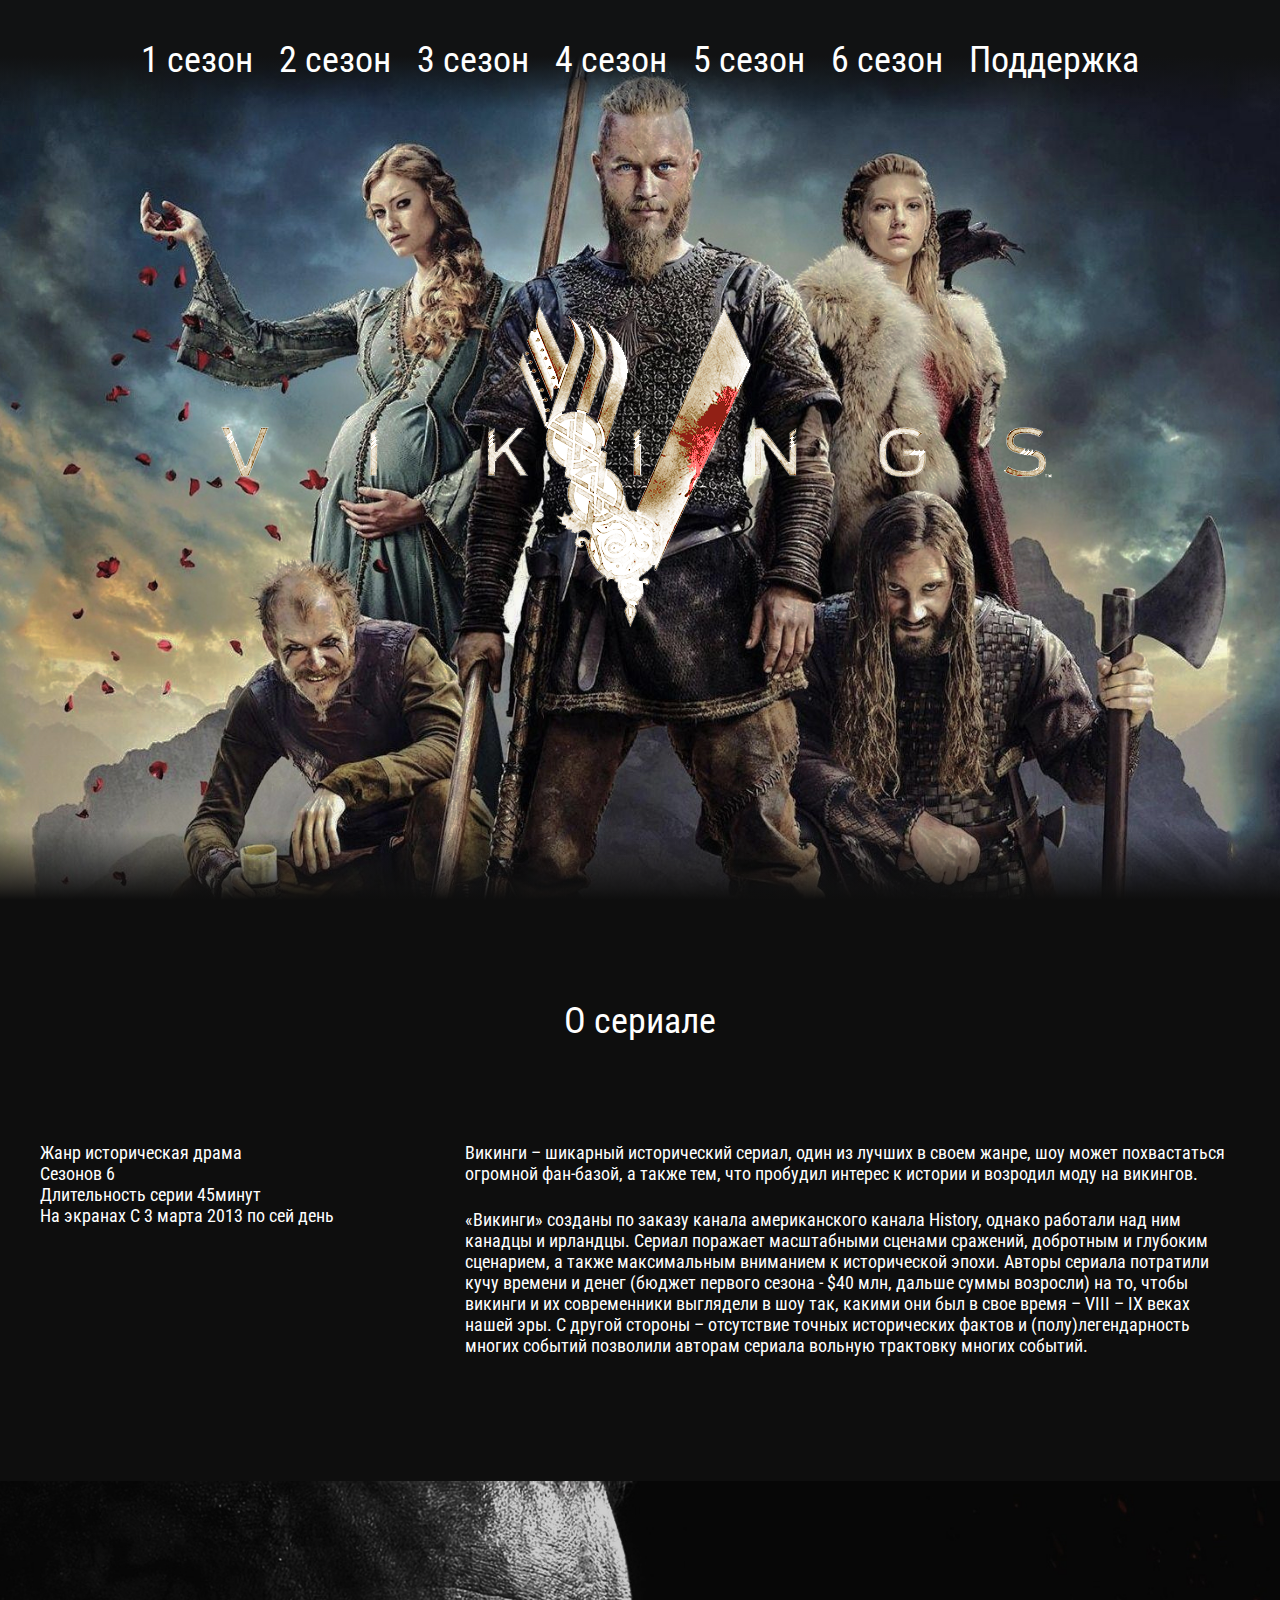
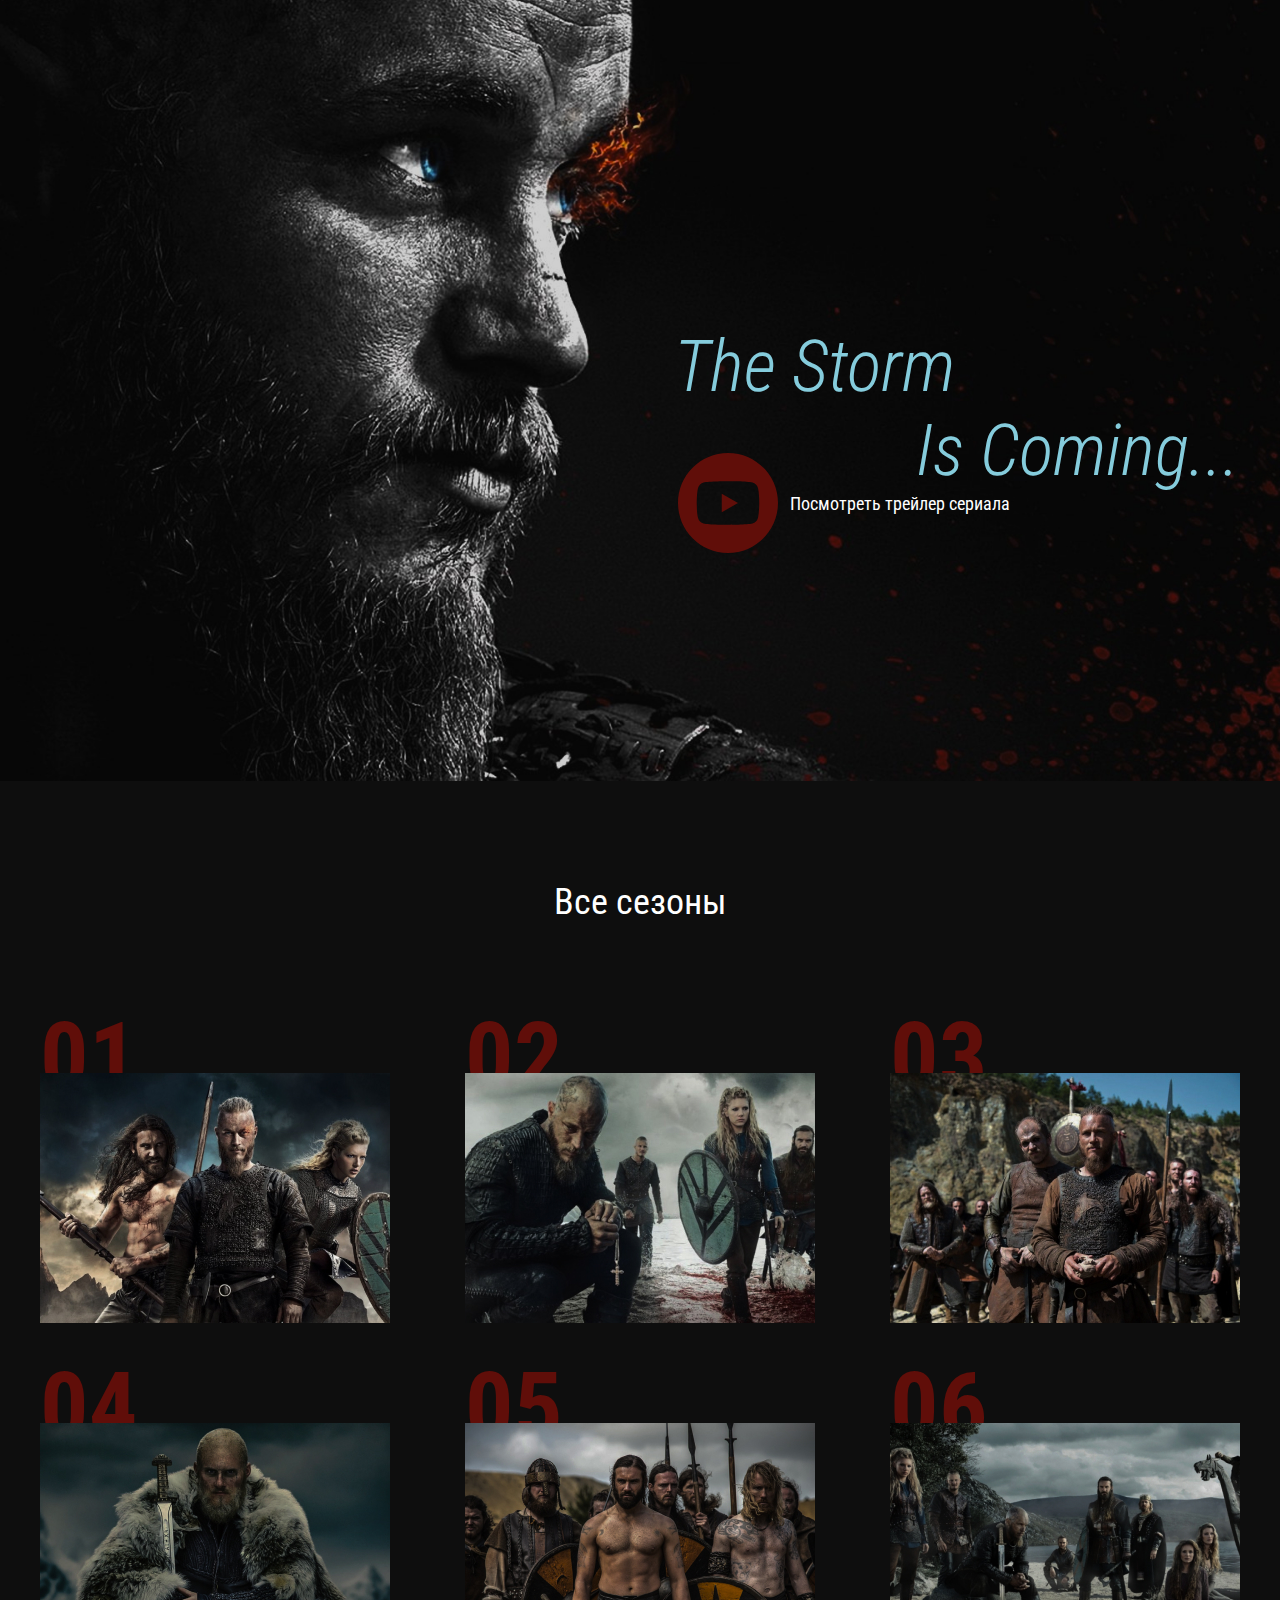
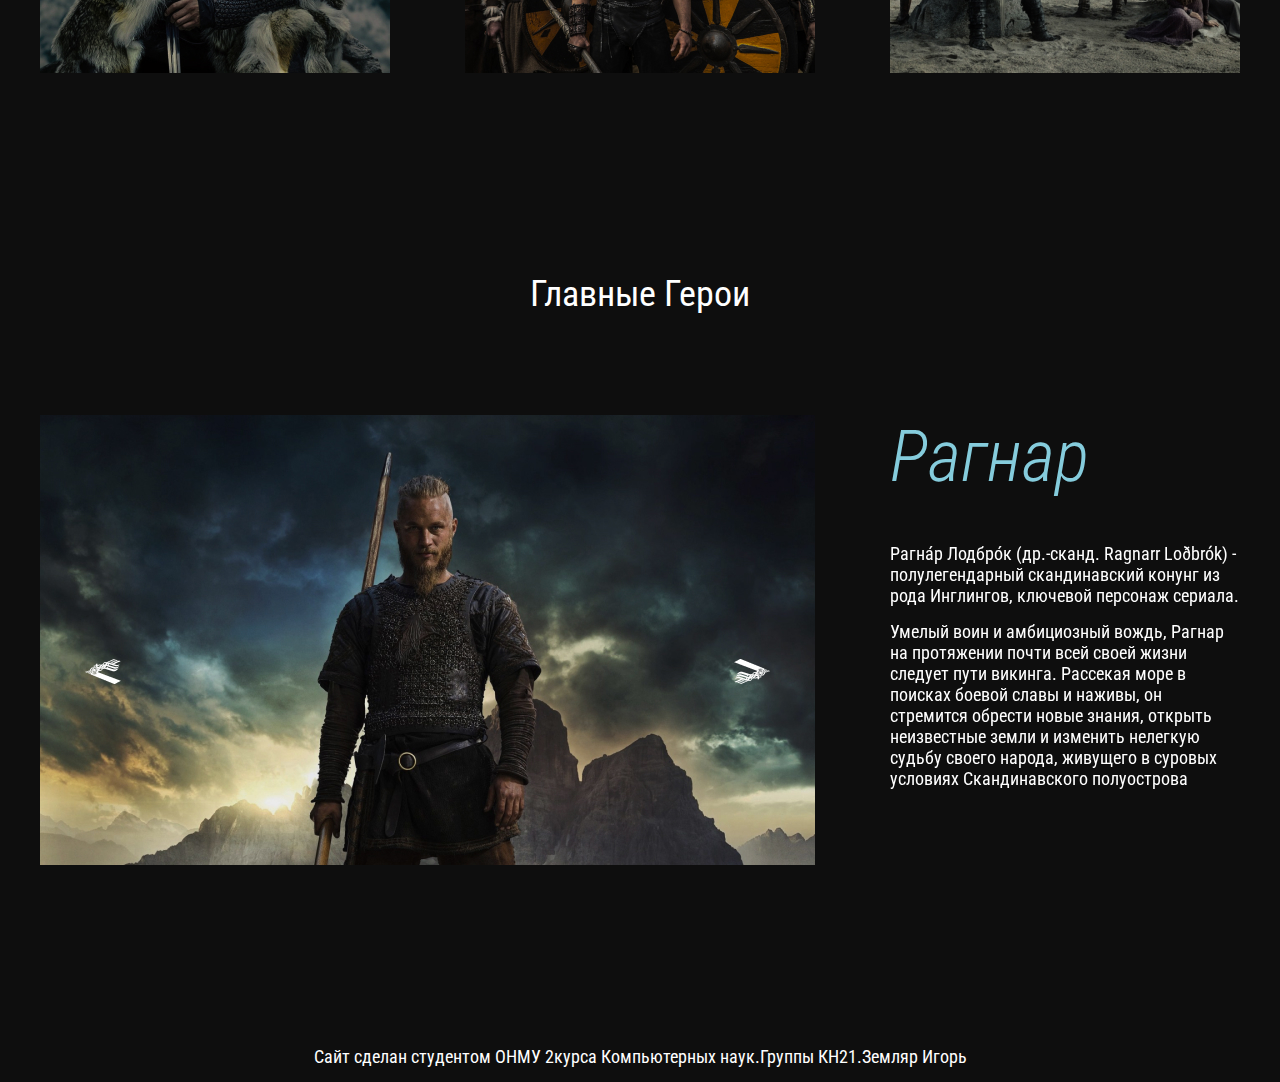
<file: index.html>
<!DOCTYPE html>
<html lang="ru">
<head>
  <meta charset="UTF-8">
  <meta name="viewport" content="width=device-width, initial-scale=1.0">
  <meta http-equiv="X-UA-Compatible" content="ie=edge">
  <title>Document</title>
  <link href="https://fonts.googleapis.com/css2?family=Roboto+Condensed:ital,wght@0,400;0,700;1,300&display=swap" rel="stylesheet"> 
  <link rel="stylesheet" href="css/reset.css">
  <link rel="stylesheet" href="css/slick.css">
  <link rel="stylesheet" href="css/jquery.fancybox.css">
  <link rel="stylesheet" href="css/style2.css">
</head>
<body>
  <header class="header">
<nav class="menu">
<ul class="menu__list">
  
  <li class="menu__list-item">
    <a class="menu__list-link" href="sezon-1.html">1 сезон</a>
    </li>

    <li class="menu__list-item">
      <a class="menu__list-link" href="sezon-2.html">2 сезон</a>
  </li>
  
  <li class="menu__list-item">
    <a class="menu__list-link" href="sezon-3.html">3 сезон</a>
</li>

<li class="menu__list-item">
  <a class="menu__list-link" href="sezon-4.html">4 сезон</a>
</li>

<li class="menu__list-item">
  <a class="menu__list-link" href="sezon-5.html">5 сезон</a>
</li>

<li class="menu__list-item">
  <a class="menu__list-link" href="sezon-6.html">6 сезон</a>
</li>

<li class="menu__list-item">
  <a class="menu__list-link" href="podderzhka.html">Поддержка</a>
</li>

</ul>
  </nav>

  <div class="logo">
    <img src="images/1.png" class="logo__img" alt="Логотип">
  </div>
</header>
<section class="about section-page">
<section class="about">

<div class="container">
<h3 class="title">
  О сериале
</h3>
<div class="about__inner">

  <ul class="about__info">
    <li class=""about__info-item>
      Жанр
      <span> историческая драма</span>
      </li>
      <li class=""about__info-item>
        Сезонов 
       <span> 6</span>
      </li>
      <li class=""about__info-item>
Длительность серии
<span>45минут</span>
      </li>
      <li class=""about__info-item>
        На экранах
        <span>С 3 марта 2013 по сей день</span>
      </li>
  </ul>
  <div class="about__text">
    <p>
      Викинги – шикарный исторический сериал, один из лучших в своем жанре, шоу может похвастаться огромной фан-базой, а также тем, что пробудил интерес к истории и возродил моду на викингов.</p>

<p>«Викинги» созданы по заказу канала американского канала History, однако работали над ним канадцы и ирландцы. Сериал поражает масштабными сценами сражений, добротным и глубоким сценарием, а также максимальным вниманием к исторической эпохи. Авторы сериала потратили кучу времени и денег (бюджет первого сезона - $40 млн, дальше суммы возросли) на то, чтобы викинги и их современники выглядели в шоу так, какими они был в свое время – VIII – IX веках нашей эры. С другой стороны – отсутствие точных исторических фактов и (полу)легендарность многих событий позволили авторам сериала вольную трактовку многих событий.
    </p>
  </div>
</div>

</div>

</section></section>

<section class="video">

  <div class="container">
<h3 class="video__text"><span>
  The Storm </span>
  Is Coming...</h3>

  <a class="video__btn" data-fancybox href="https://www.youtube.com/watch?v=CJ3YdvAo5Jk">Посмотреть трейлер сериала</a>

</div>

</section>
<section class="seasons section-page">
<div class="container">
<h3 class="title"> 
Все сезоны
</h3>
<ol class="seasons__inner">
  <li class="seasons__item" style="background-image: url('images/777.jpg');">
<a href="sezon-1.html" class="seasons__link">Смотреть</a>
  </li> 
  
  <li class="seasons__item"  style="background-image: url('images/222.jpg');">
    <a href="sezon-2.html" class="seasons__link">Смотреть</a>
      </li>

      <li class="seasons__item" style="background-image: url('images/333.jpg');">
        <a href="sezon-3.html" class="seasons__link">Смотреть</a>
          </li>

          <li class="seasons__item" style="background-image: url('images/444.jpg');">
            <a href="sezon-4.html" class="seasons__link">Смотреть</a>
              </li>

              <li class="seasons__item" style="background-image: url('images/555.jpg');">
                <a href="sezon-5.html" class="seasons__link">Смотреть</a>
                  </li>

                  <li class="seasons__item" style="background-image: url('images/666.jpg');">
                    <a href="sezon-6.html" class="seasons__link">Смотреть</a>
                      </li>

</ol>
</div>
</section>

<section class="heroes section-page">
  <div class="container">
    <h3 class="title">
      Главные Герои
    </h3>
    <div class="heroes__inner">
      <div class="heroes__slider-img">
<img class="heroes__images"src="images/hero-1.jpg" alt="">
<img class="heroes__images"src="images/floki.jpg" alt="">
<img class="heroes__images"src="images/ivar2.jpg" alt="">
<img class="heroes__images"src="images/rorvi3.jpg" alt="">
<img class="heroes__images"src="images/rollo2.jpg" alt="">
<img class="heroes__images"src="images/lagertha.jpg" alt="">
<img class="heroes__images"src="images/bjorn.jpg" alt="">
      </div>
      
      <div class="heroes__slider-text">
          <div class="heroes__text">
               <h4 class="heroes__name">Рагнар</h4>
               <p>Рагна́р Лодбро́к (др.-сканд. Ragnarr Loðbrók) - полулегендарный скандинавский конунг из рода Инглингов, ключевой персонаж сериала.
              </p>
              <p>Умелый воин и амбициозный вождь, Рагнар на протяжении почти всей своей жизни следует пути викинга. Рассекая море в поисках боевой славы и наживы, он стремится обрести новые знания, открыть неизвестные земли и изменить нелегкую судьбу своего народа, живущего в суровых условиях Скандинавского полуострова</p>
</div>


  <div class="heroes__text">
       <h4 class="heroes__name">Флоки</h4>
       <p>Флóки (др.-сканд. Flóki) - скандинавский кораблестроитель, активно участвующий в грабительских набегах викингов на страны Европы.
          Близкий друг и соратник Рагнара Лодброка. Эксцентричный и чудаковатый, он живет в уединенном доме в лесу, работая в своей мастерской на берегу моря.</p>
      <p>Возлюбленный и муж Хельги. В их браке рождается дочь Ангрбода, но она умирает от лихорадки еще маленькой. 
        Спустя много лет по настоянию Хельги Флоки вынужден удочерить мавританскую девочку Танарус, отношения с которой завершаются семейной трагедией.</p>
</div>


  <div class="heroes__text">
       <h4 class="heroes__name">Ивар</h4>
       <p>И́вар Беско́стный (др.-сканд. Ívarr hinn Beinlausi) - полулегендарный вождь датских викингов, известный неистовством в бою.
      </p>
      <p>Самый агрессивный и неуравновешенный среди своих братьев - Уббе, Хвитсерка и Сигурда Змееглазого. </p>
</div>

<div class="heroes__text">
  <h4 class="heroes__name">Торви</h4>
  <p>Тóрви (др.-сканд. Þórví) - девушка родом из Гёталанда, вторая жена местного правителя - ярла Борга. 
    После смерти мужа вступает в неудачный брак с Эрлендуром, старшим сыном датского конунга Хорика.
 </p>
 <p> При нем сближается с Бьёрном Железнобоким, а после гибели Эрлендура выходит за него замуж. 
   Годы спустя отношения с Бьёрном распадаются, и Торви становится супругой Уббе.  </p>
</div>

<div class="heroes__text">
  <h4 class="heroes__name">Ролло</h4>
  <p>Ро́лло (или Хрольф, др.-сканд. Hrólfr, лат. Rollo, исторический прототип также известен под именами Ролло́н, Рольф и Роберт I) 
    - известный вождь викингов, первый герцог Нормандский, основатель Нормандской династии
 </p>
 <p>В сериале - старший брат Рагнара Лодброка. Знаменитый своей силой, бесстрашием и диким, 
   импульсивным нравом, он активно участвует в разорительных набегах викингов на страны Европы.    </p>
</div>


<div class="heroes__text">
  <h4 class="heroes__name">Лагерта</h4>
  <p>Лаге́рта (или Хладге́рда, др.-сканд. Hlaðgerðr, лат. Ladgerda, Ladgertha или Lagertha; в сериале также носит псевдоним Ингстад) 
    - известная скандинавская воительница, упомянутая в хрониках Саксона Грамматика, первая жена датского морского конунга Рагнара Лодброка.
 </p>
 <p>  В сериале Лагерта активно участвует в походах викингов, колонизации ими новых земель и междоусобных распрях скандинавских вождей  </p>
</div>

<div class="heroes__text">
  <h4 class="heroes__name">Бьерн</h4>
  <p>Бьёрн Железнобо́кий (др.-сканд. Björn Járnsíða, швед. Björn Järnsida) - полулегендарный скандинавский конунг, основатель шведской королевской династии Мунсё.
 </p>
 <p>   В сериале - сын Рагнара Лодброка и Лагерты, брат Гиды, единокровный брат Уббе, Хвитсерка, Сигурда и Ивара.
Сильный и решительный человек, Бьёрн намерен стать великим воином, лидером и первооткрывателем. </p>
</div>









      </div>
  
</section>
<footer class="footer">
  <div class="container">
  <p class="copy">Сайт сделан студентом ОНМУ 2курса Компьютерных наук.Группы КН21.Земляр Игорь</p>
</div>
</footer>



  <script src="https://ajax.googleapis.com/ajax/libs/jquery/3.4.1/jquery.min.js"></script>
  <script src="js/slick.min.js"></script>
  <script src="js/jquery.fancybox.min.js"></script>
  <script src="js/main.js"></script>
</body>
</html>
</file>
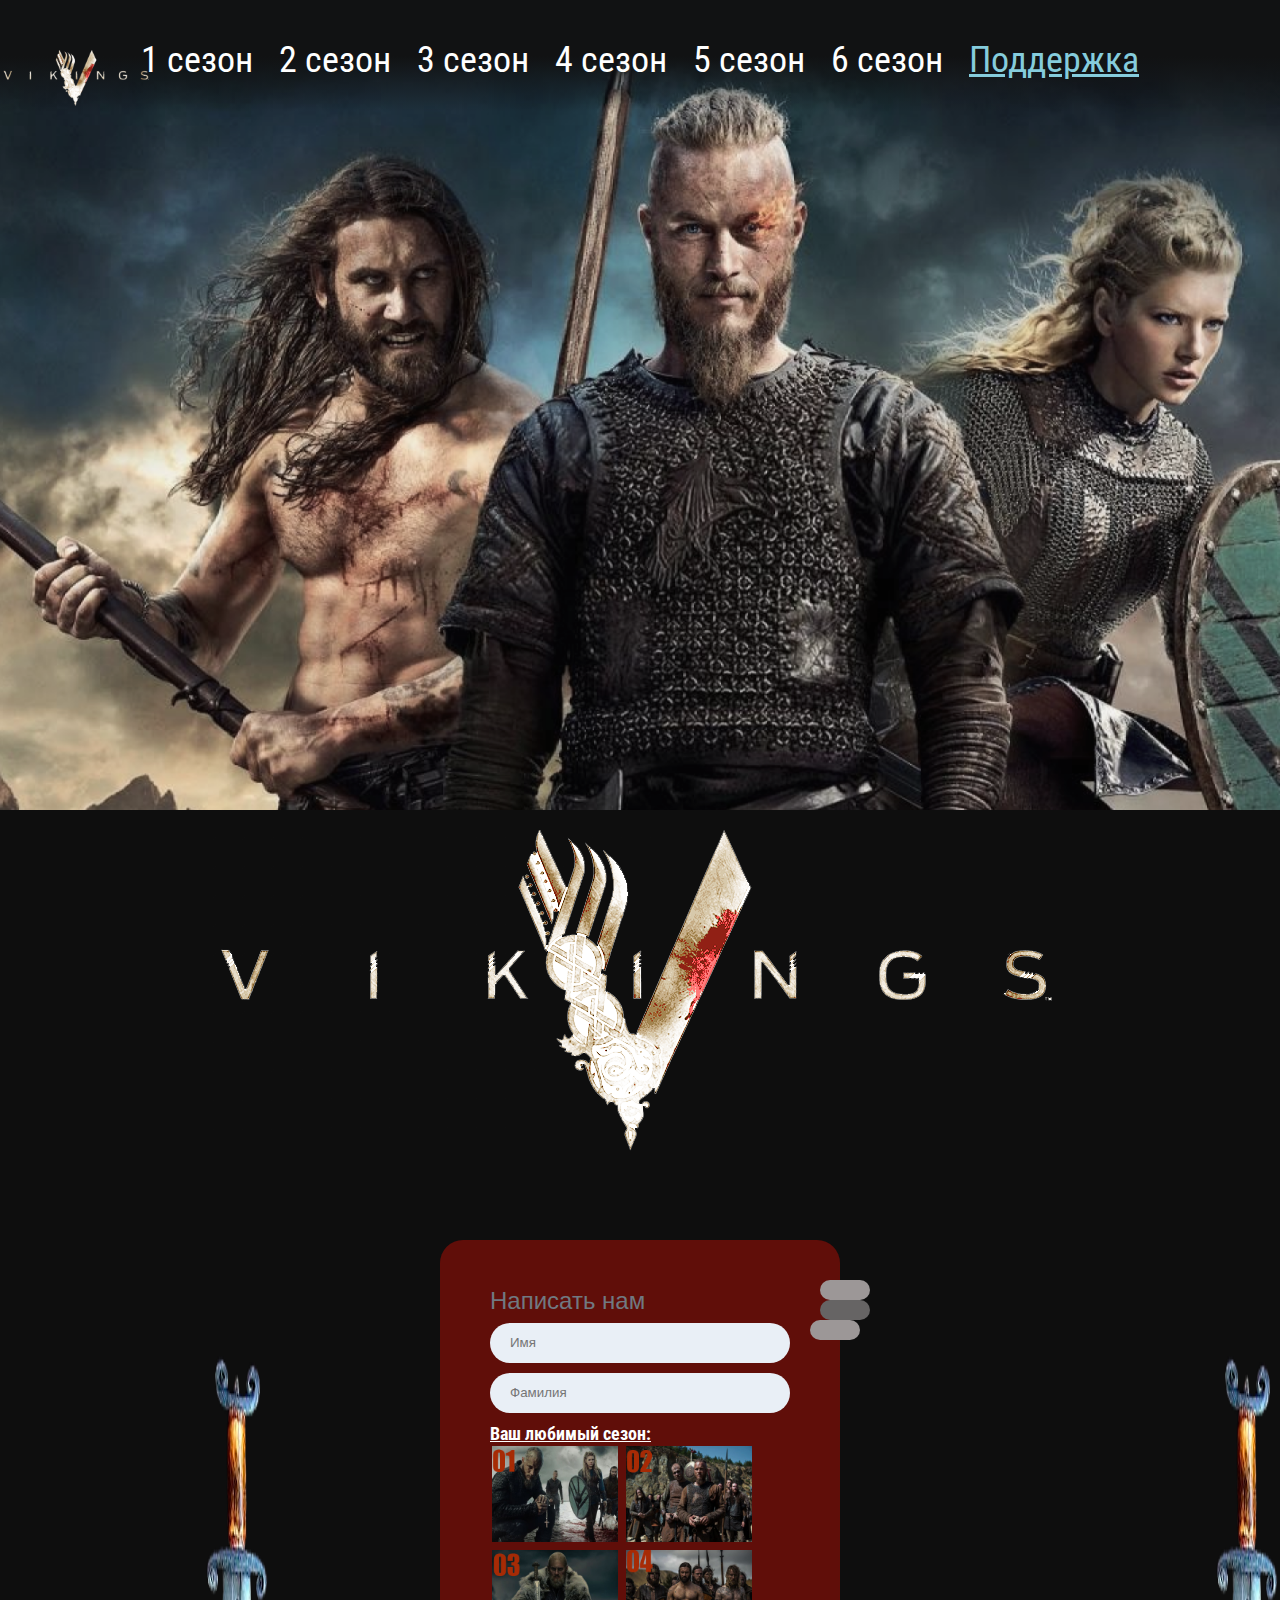
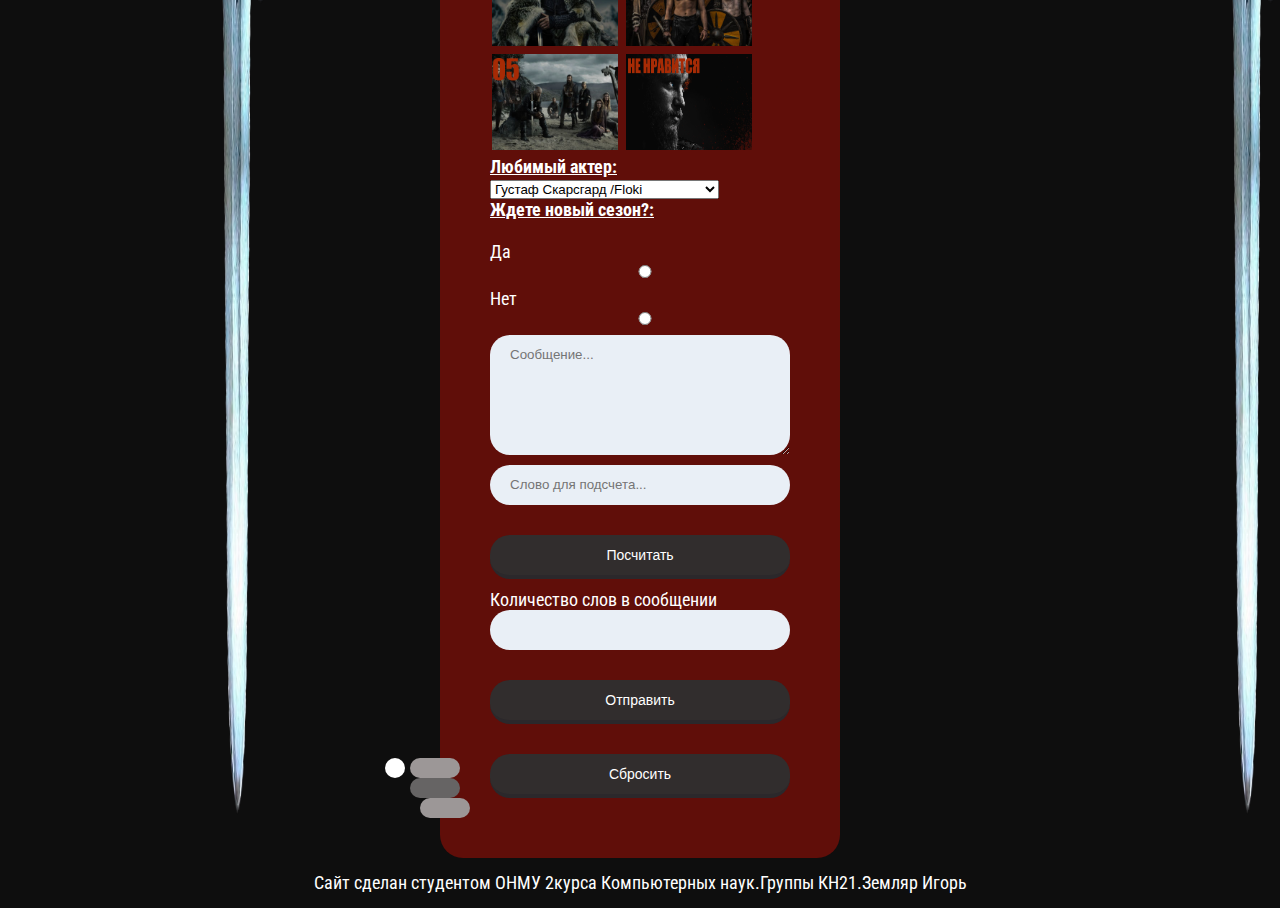
<file: podderzhka.html>
<!DOCTYPE html>
<html lang="ru">
<head>
  <meta charset="UTF-8">
  <meta name="viewport" content="width=device-width, initial-scale=1.0">
  <meta http-equiv="X-UA-Compatible" content="ie=edge">
  <title>Document</title>
  <link href="https://fonts.googleapis.com/css2?family=Roboto+Condensed:ital,wght@0,400;0,700;1,300&display=swap" rel="stylesheet"> 
  <link rel="stylesheet" href="css/reset.css">
  <link rel="stylesheet" href="css/slick.css">
  <link rel="stylesheet" href="css/jquery.fancybox.css">
  <link rel="stylesheet" href="css/style2.css">
</head>

<body>
<header class="page-header">
    <nav class="menu">
        <div class="menu__container">
            <a href="index.html" class="page-logo">
            <img src="images/logo2.svg" alt="">
        </a>
        <ul class="menu__list">
          
          <li class="menu__list-item">
            <a class="menu__list-link menu__list-link" href="sezon-1.html">1 сезон</a>
            </li>
        
            <li class="menu__list-item">
              <a class="menu__list-link" href="sezon-2.html">2 сезон</a>
          </li>
          
          <li class="menu__list-item">
            <a class="menu__list-link" href="sezon-3.html">3 сезон</a>
        </li>
        
        <li class="menu__list-item">
          <a class="menu__list-link" href="sezon-4.html">4 сезон</a>
        </li>
        
        <li class="menu__list-item">
          <a class="menu__list-link" href="sezon-5.html">5 сезон</a>
        </li>
        
        <li class="menu__list-item">
          <a class="menu__list-link" href="sezon-6.html">6 сезон</a>
        </li>

        <li class="menu__list-item">
            <a class="menu__list-link menu__list-link--active" href="podderzhka.html">Поддержка</a>
            </li>
        
        
        </ul>
        </div>

        
          </nav>
          
</header>

<section class="seasons section-page">
  
     <h3 class="title">
      <div class="logo__pod">
    <img src="images/1.png" class="logo__img" alt="Логотип">
  </div>
  

</section>
  
  
    
  
	  


 
  
  
 
    
<div class="form__container">
    <form class="decor" action="zapros.php"  method="post" name="decor">
      <div class="form-left-decoration"></div>
      <div class="form-right-decoration"></div>
      <div class="circle"></div>
      <div class="form-inner">
        <h3>Написать нам</h3>
        <input type="text" name="name" value="" placeholder="Имя" required >
        <input type="text" name="lastname" value="" placeholder="Фамилия" required >
        <p><u><b>Ваш любимый сезон:</b></u></p>

       <label class="rad"><input type="radio" name="browser" id="Var1" value="1" required ><img src="images_podderzhka/sezon1.jpg" height="100px" width="130px"></label>
         <label class="rad" > <input type="radio" name="browser" id="Var2" value="2"><img src="images_podderzhka/sezon2.jpg" height="100px" width="130px"></label>
           <label class="rad"><input type="radio" name="browser" id="Var3" value="3"><img src="images_podderzhka/sezon3.jpg" height="100px" width="130px"></label> 
           <label class="rad" > <input type="radio" name="browser" id="Var4" value="4"><img src="images_podderzhka/sezon4.jpg" height="100px" width="130px"></label> 
           <label class="rad"><input type="radio" name="browser" id="Var4" value="5"><img src="images_podderzhka/sezon5.jpg" height="100px" width="130px"></label>
           <label class="rad"><input type="radio" name="browser" id="Var5" value="6"><img src="images_podderzhka/dislike5.jpg" height="100px" width="130px"></label>
        <p><u><b>Любимый актер:</b></u></p>
        <select name="actor" size="1" >
            <option value="1" >Густаф Скарсгард /Floki</option>
            <option value="2">Кэтрин Уинник/Lagertha</option>
            <option value="3">Александр Людвиг/Bjorn Lothbrok</option>
            <option value="4">Трэвис Фиммел/Ragnar Lothbrok</option>
            <option value="5">Клайв Стэнден/Rollo</option>
            <option value="6">Джорджия Херст /Torvi</option>
            <option value="7">Алекс Хег Андерсен/Ivar</option>
            </select>
            
            <br><p><u><b>Ждете новый сезон?:</b></u></p><br>
            Да<input type="radio" name="quest" id="Yes" value="1" required>
            Нет<input type="radio" name="quest" id="No" value="2">

        <textarea placeholder="Сообщение..." rows="3" name="comment"></textarea>
        <input type="text" name="texto" id="texto" placeholder="Слово для подсчета...">
        <input type="button" id="texty" value="Посчитать" onclick="countWord()">
        <p>Количество слов в сообщении <input type="text" name="textoy" id="rez"></p>
        <input type="submit" value="Отправить">
            <input type="reset" value="Сбросить">
      </div>
    </form>
    <SCRIPT>
      
     function countWord(source,word) {
     var source=document.decor.comment.value;
      var word=document.decor.texto.value;
      var el = document.getElementById('rez');
 if(!word)
 rez.value=0;
 var res = 0, index = 0;
 while((index = source.indexOf(word)) >= 0) {
     source = source.substring(index + word.length);  
     res++;}
 rez.value=res;}
    </SCRIPT>

  </div>
    <div class="left__side">
      <img src="images_podderzhka/mech2.png" >
    </div>

    <div class="right__side">
      <img src="images_podderzhka/mech2.png" >
    </div>
	
	
   
	<footer class="footer">
  <div class="container">
  <p class="copy">Сайт сделан студентом ОНМУ 2курса Компьютерных наук.Группы КН21.Земляр Игорь</p>
</div>
</footer>
    
    












    <script src="https://ajax.googleapis.com/ajax/libs/jquery/3.4.1/jquery.min.js"></script>
  <script src="js/slick.min.js"></script>
  <script src="js/jquery.fancybox.min.js"></script>
  <script src="js/main.js"></script>
</body>

</html>
</file>
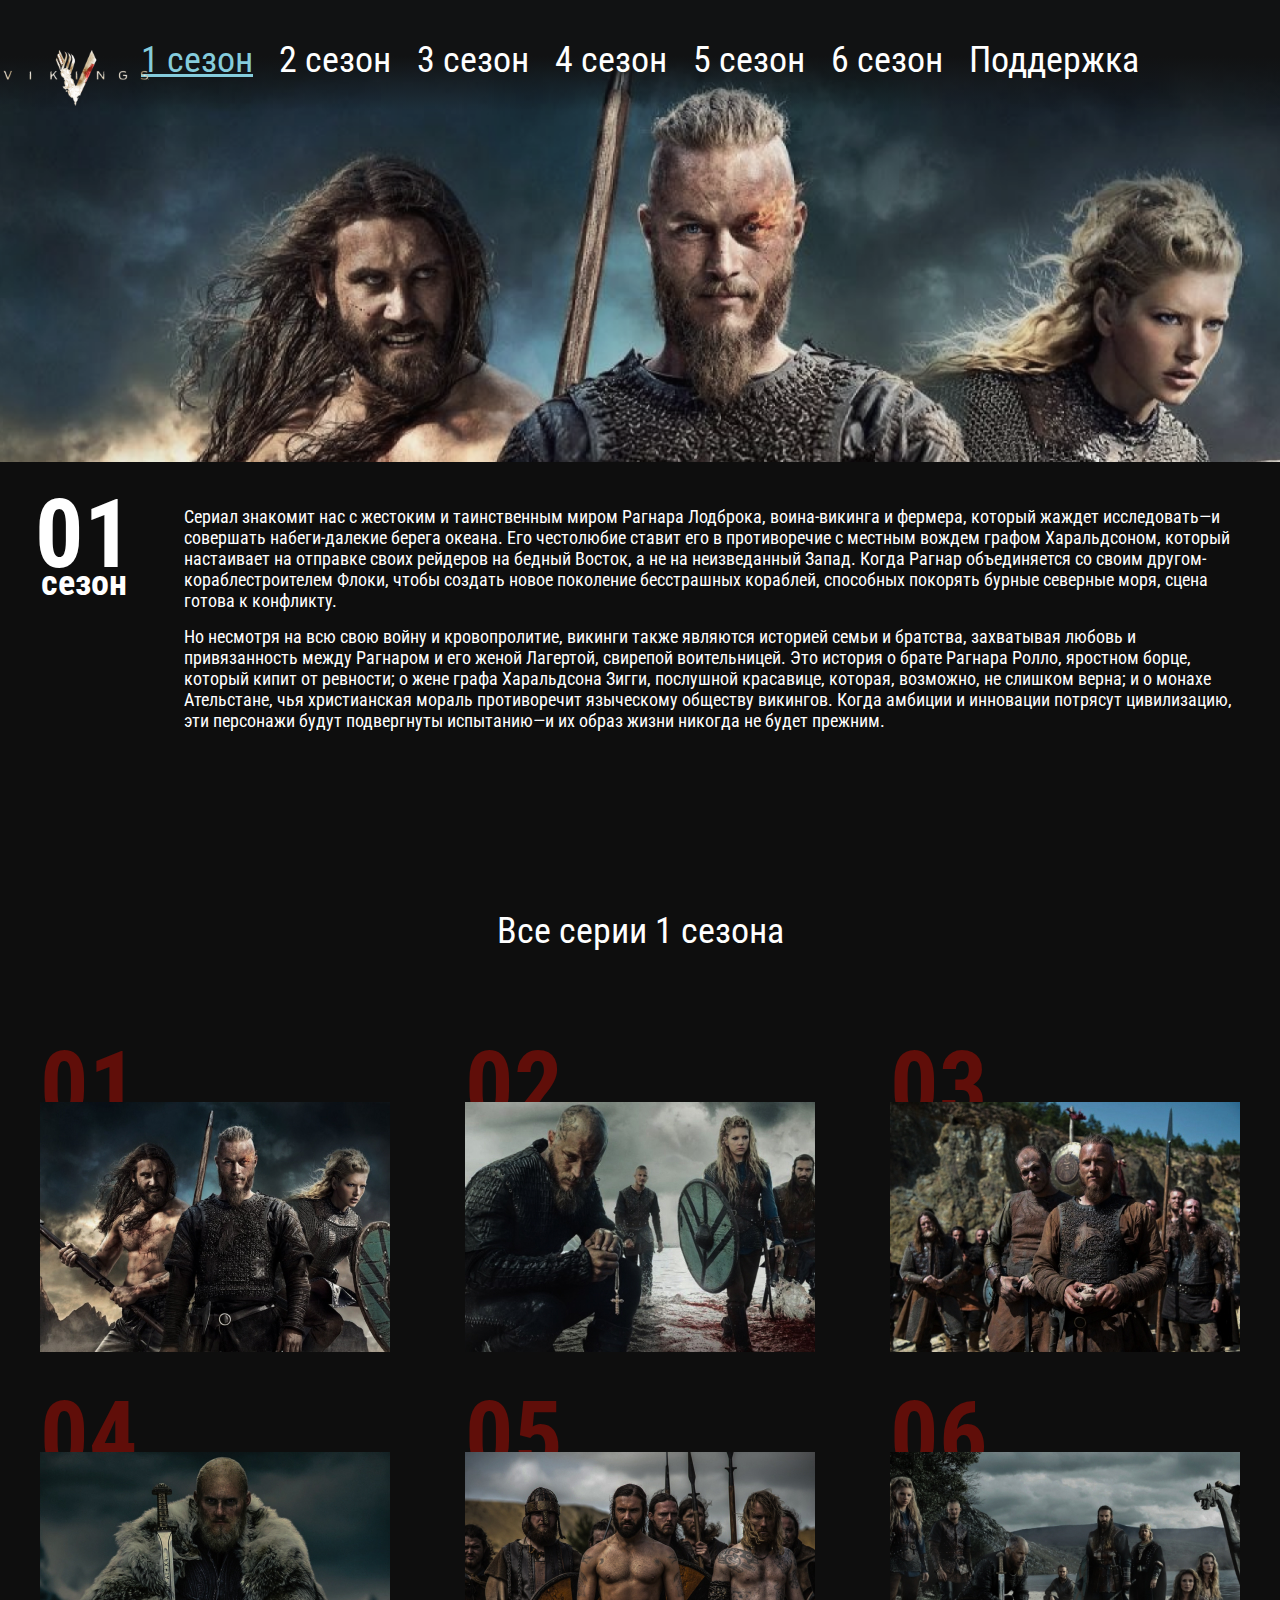
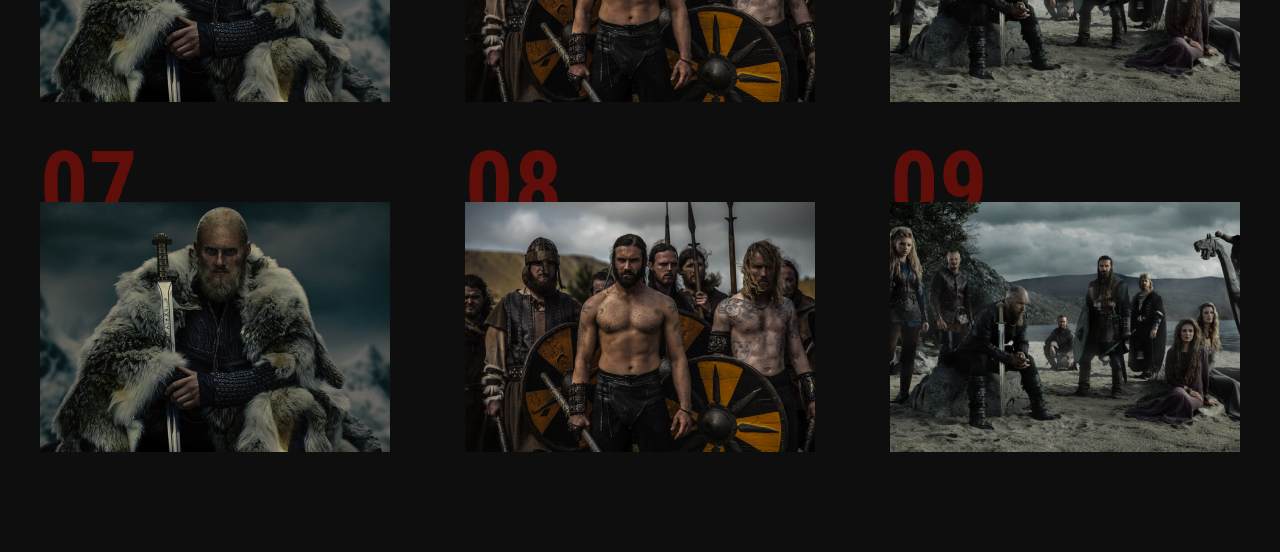
<file: sezon-1.html>
<!DOCTYPE html>
<html lang="ru">
<head>
  <meta charset="UTF-8">
  <meta name="viewport" content="width=device-width, initial-scale=1.0">
  <meta http-equiv="X-UA-Compatible" content="ie=edge">
  <title>Document</title>
  <link href="https://fonts.googleapis.com/css2?family=Roboto+Condensed:ital,wght@0,400;0,700;1,300&display=swap" rel="stylesheet"> 
  <link rel="stylesheet" href="css/reset.css">
  <link rel="stylesheet" href="css/slick.css">
  <link rel="stylesheet" href="css/jquery.fancybox.css">
  <link rel="stylesheet" href="css/style2.css">
</head>

<body>
<header class="page-header">
    <nav class="menu">
        <div class="menu__container">
            <a href="index.html" class="page-logo">
            <img src="images/logo2.svg" alt="">
        </a>
        <ul class="menu__list">
          
          <li class="menu__list-item">
            <a class="menu__list-link menu__list-link--active" href="sezon-1.html">1 сезон</a>
            </li>
        
            <li class="menu__list-item">
              <a class="menu__list-link" href="sezon-2.html">2 сезон</a>
          </li>
          
          <li class="menu__list-item">
            <a class="menu__list-link" href="sezon-3.html">3 сезон</a>
        </li>
        
        <li class="menu__list-item">
          <a class="menu__list-link" href="sezon-4.html">4 сезон</a>
        </li>
        
        <li class="menu__list-item">
          <a class="menu__list-link" href="sezon-5.html">5 сезон</a>
        </li>
        
        <li class="menu__list-item">
          <a class="menu__list-link" href="sezon-6.html">6 сезон</a>
        </li>

        <li class="menu__list-item">
          <a class="menu__list-link menu__list-link" href="podderzhka.html">Поддержка</a>
          </li>
        
        </ul>
        </div>

        
          </nav>
          <div class="season-info">
              <div class="season-info__num">
                  01
                  <span>сeзон</span>
              </div>
              <div class="div season-info__text">
                  <p>Сериал знакомит нас с жестоким и таинственным миром Рагнара Лодброка, воина-викинга и фермера, который жаждет исследовать—и совершать набеги-далекие берега океана. Его честолюбие ставит его в противоречие с местным вождем графом Харальдсоном, который настаивает на отправке своих рейдеров на бедный Восток, а не на неизведанный Запад. Когда Рагнар объединяется со своим другом-кораблестроителем Флоки, чтобы создать новое поколение бесстрашных кораблей, способных покорять бурные северные моря, сцена готова к конфликту.
                </p>
                <p>Но несмотря на всю свою войну и кровопролитие, викинги также являются историей семьи и братства, захватывая любовь и привязанность между Рагнаром и его женой Лагертой, свирепой воительницей. Это история о брате Рагнара Ролло, яростном борце, который кипит от ревности; о жене графа Харальдсона Зигги, послушной красавице, которая, возможно, не слишком верна; и о монахе Ательстане, чья христианская мораль противоречит языческому обществу викингов. Когда амбиции и инновации потрясут цивилизацию, эти персонажи будут подвергнуты испытанию—и их образ жизни никогда не будет прежним.</p>
             
            </div>
          </div>
</header>

<section class="seasons section-page">
    <div class="container">
    <h3 class="title"> 
    Все серии 1 сезона
    </h3>
    <ol class="seasons__inner">
      <li class="seasons__item" style="background-image: url('images/777.jpg');">
    <a data-fancybox="gallery" href="https://www.youtube.com/watch?v=8ICHLh-2iFo" class="seasons__link">Смотреть</a>
      </li> 
      
      <li class="seasons__item"  style="background-image: url('images/222.jpg');">
        <a data-fancybox="gallery" href="https://www.youtube.com/watch?v=8ICHLh-2iFo" class="seasons__link">Смотреть</a>
          </li>
    
          <li class="seasons__item" style="background-image: url('images/333.jpg');">
            <a data-fancybox="gallery" href="https://www.youtube.com/watch?v=8ICHLh-2iFo" class="seasons__link">Смотреть</a>
              </li>
    
              <li class="seasons__item" style="background-image: url('images/444.jpg');">
                <a data-fancybox="gallery" href="https://www.youtube.com/watch?v=8ICHLh-2iFo" class="seasons__link">Смотреть</a>
                  </li>
    
                  <li class="seasons__item" style="background-image: url('images/555.jpg');">
                    <a data-fancybox="gallery" href="https://www.youtube.com/watch?v=8ICHLh-2iFo" class="seasons__link">Смотреть</a>
                      </li>
    
                      <li class="seasons__item" style="background-image: url('images/666.jpg');">
                        <a data-fancybox="gallery" href="https://www.youtube.com/watch?v=8ICHLh-2iFo" class="seasons__link">Смотреть</a>
                          </li>

                          <li class="seasons__item" style="background-image: url('images/444.jpg');">
                            <a data-fancybox="gallery" href="https://www.youtube.com/watch?v=8ICHLh-2iFo" class="seasons__link">Смотреть</a>
                              </li>
                
                              <li class="seasons__item" style="background-image: url('images/555.jpg');">
                                <a data-fancybox="gallery" href="https://www.youtube.com/watch?v=8ICHLh-2iFo" class="seasons__link">Смотреть</a>
                                  </li>
                
                                  <li class="seasons__item" style="background-image: url('images/666.jpg');">
                                    <a data-fancybox="gallery" href="https://www.youtube.com/watch?v=8ICHLh-2iFo" class="seasons__link">Смотреть</a>
                                      </li>
    
    </ol>
    </div>
    </section>












    <script src="https://ajax.googleapis.com/ajax/libs/jquery/3.4.1/jquery.min.js"></script>
  <script src="js/slick.min.js"></script>
  <script src="js/jquery.fancybox.min.js"></script>
  <script src="js/main.js"></script>
</body>
</html>
</file>
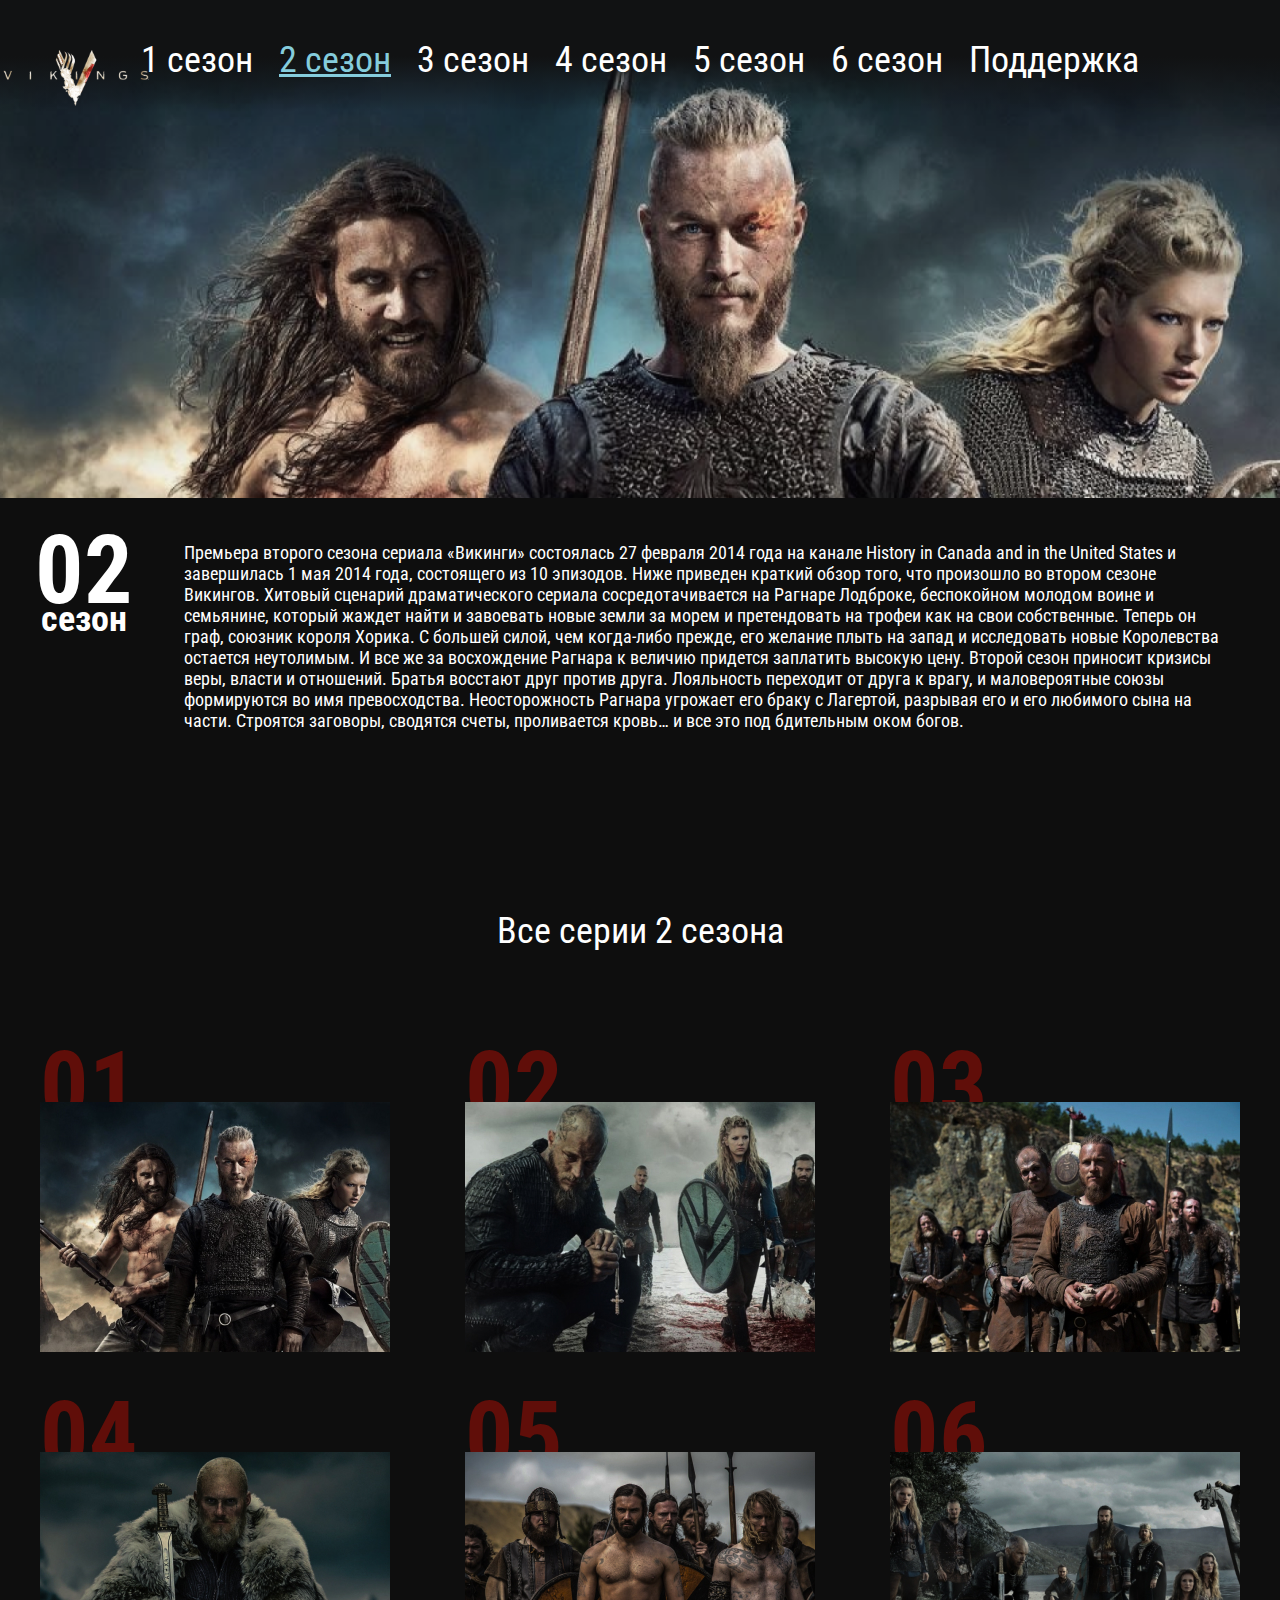
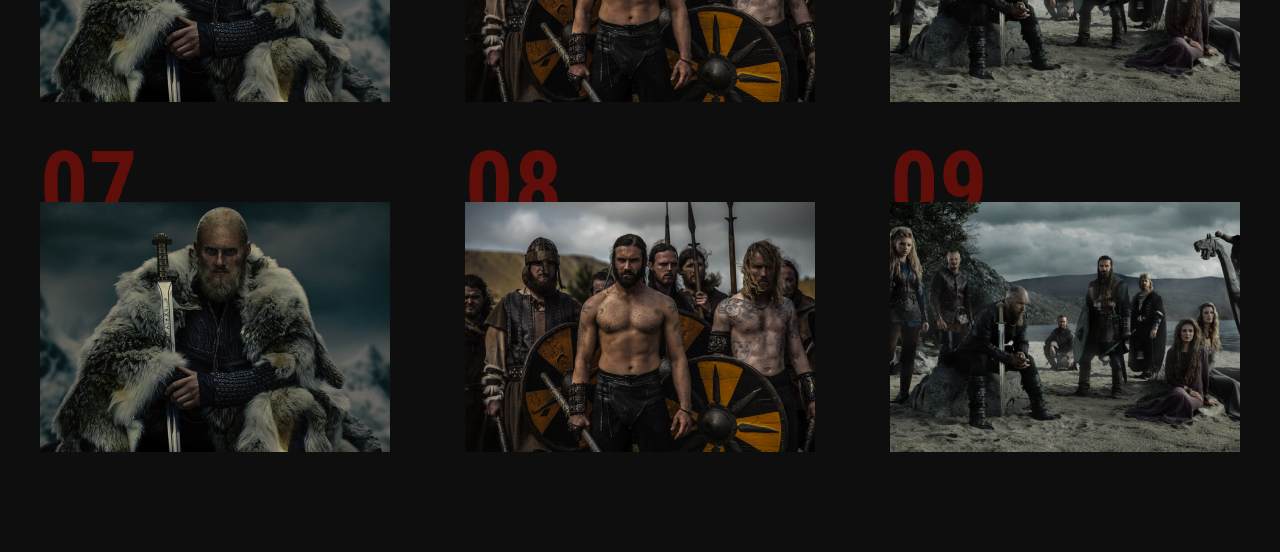
<file: sezon-2.html>
<!DOCTYPE html>
<html lang="ru">
<head>
  <meta charset="UTF-8">
  <meta name="viewport" content="width=device-width, initial-scale=1.0">
  <meta http-equiv="X-UA-Compatible" content="ie=edge">
  <title>Document</title>
  <link href="https://fonts.googleapis.com/css2?family=Roboto+Condensed:ital,wght@0,400;0,700;1,300&display=swap" rel="stylesheet"> 
  <link rel="stylesheet" href="css/reset.css">
  <link rel="stylesheet" href="css/slick.css">
  <link rel="stylesheet" href="css/jquery.fancybox.css">
  <link rel="stylesheet" href="css/style2.css">
</head>

<body>
<header class="page-header">
    <nav class="menu">
        <div class="menu__container">
            <a href="index.html" class="page-logo">
            <img src="images/logo2.svg" alt="">
        </a>
        <ul class="menu__list">
          
          <li class="menu__list-item">
            <a class="menu__list-link menu__list-link" href="sezon-1.html">1 сезон</a>
            </li>
        
            <li class="menu__list-item">
              <a class="menu__list-link--active" href="sezon-2.html">2 сезон</a>
          </li>
          
          <li class="menu__list-item">
            <a class="menu__list-link" href="sezon-3.html">3 сезон</a>
        </li>
        
        <li class="menu__list-item">
          <a class="menu__list-link" href="sezon-4.html">4 сезон</a>
        </li>
        
        <li class="menu__list-item">
          <a class="menu__list-link" href="sezon-5.html">5 сезон</a>
        </li>
        
        <li class="menu__list-item">
          <a class="menu__list-link" href="sezon-6.html">6 сезон</a>
        </li>

        <li class="menu__list-item">
          <a class="menu__list-link menu__list-link" href="podderzhka.html">Поддержка</a>
          </li>
        
        </ul>
        </div>

        
          </nav>
          <div class="season-info">
              <div class="season-info__num">
                  02
                  <span>сeзон</span>
              </div>
              <div class="div season-info__text">
                  <p>

                    Премьера второго сезона сериала «Викинги» состоялась 27 февраля 2014 года на канале History in Canada and in the United States и завершилась 1 мая 2014 года, состоящего из 10 эпизодов. Ниже приведен краткий обзор того, что произошло во втором сезоне Викингов.
                    
                    Хитовый сценарий драматического сериала сосредотачивается на Рагнаре Лодброке, беспокойном молодом воине и семьянине, который жаждет найти и завоевать новые земли за морем и претендовать на трофеи как на свои собственные. Теперь он граф, союзник короля Хорика. С большей силой, чем когда-либо прежде, его желание плыть на запад и исследовать новые Королевства остается неутолимым.
                    
                    И все же за восхождение Рагнара к величию придется заплатить высокую цену. Второй сезон приносит кризисы веры, власти и отношений. Братья восстают друг против друга. Лояльность переходит от друга к врагу, и маловероятные союзы формируются во имя превосходства. Неосторожность Рагнара угрожает его браку с Лагертой, разрывая его и его любимого сына на части. Строятся заговоры, сводятся счеты, проливается кровь… и все это под бдительным оком богов.
                    
                </p>
                
             
            </div>
          </div>
</header>

<section class="seasons section-page">
    <div class="container">
    <h3 class="title"> 
    Все серии 2 сезона
    </h3>
    <ol class="seasons__inner">
      <li class="seasons__item" style="background-image: url('images/777.jpg');">
    <a data-fancybox="gallery" href="https://www.youtube.com/watch?v=8ICHLh-2iFo" class="seasons__link">Смотреть</a>
      </li> 
      
      <li class="seasons__item"  style="background-image: url('images/222.jpg');">
        <a data-fancybox="gallery" href="https://www.youtube.com/watch?v=8ICHLh-2iFo" class="seasons__link">Смотреть</a>
          </li>
    
          <li class="seasons__item" style="background-image: url('images/333.jpg');">
            <a data-fancybox="gallery" href="https://www.youtube.com/watch?v=8ICHLh-2iFo" class="seasons__link">Смотреть</a>
              </li>
    
              <li class="seasons__item" style="background-image: url('images/444.jpg');">
                <a data-fancybox="gallery" href="https://www.youtube.com/watch?v=8ICHLh-2iFo" class="seasons__link">Смотреть</a>
                  </li>
    
                  <li class="seasons__item" style="background-image: url('images/555.jpg');">
                    <a data-fancybox="gallery" href="https://www.youtube.com/watch?v=8ICHLh-2iFo" class="seasons__link">Смотреть</a>
                      </li>
    
                      <li class="seasons__item" style="background-image: url('images/666.jpg');">
                        <a data-fancybox="gallery" href="https://www.youtube.com/watch?v=8ICHLh-2iFo" class="seasons__link">Смотреть</a>
                          </li>

                          <li class="seasons__item" style="background-image: url('images/444.jpg');">
                            <a data-fancybox="gallery" href="https://www.youtube.com/watch?v=8ICHLh-2iFo" class="seasons__link">Смотреть</a>
                              </li>
                
                              <li class="seasons__item" style="background-image: url('images/555.jpg');">
                                <a data-fancybox="gallery" href="https://www.youtube.com/watch?v=8ICHLh-2iFo" class="seasons__link">Смотреть</a>
                                  </li>
                
                                  <li class="seasons__item" style="background-image: url('images/666.jpg');">
                                    <a data-fancybox="gallery" href="https://www.youtube.com/watch?v=8ICHLh-2iFo" class="seasons__link">Смотреть</a>
                                      </li>
    
    </ol>
    </div>
    </section>












    <script src="https://ajax.googleapis.com/ajax/libs/jquery/3.4.1/jquery.min.js"></script>
  <script src="js/slick.min.js"></script>
  <script src="js/jquery.fancybox.min.js"></script>
  <script src="js/main.js"></script>
</body>
</html>
</file>
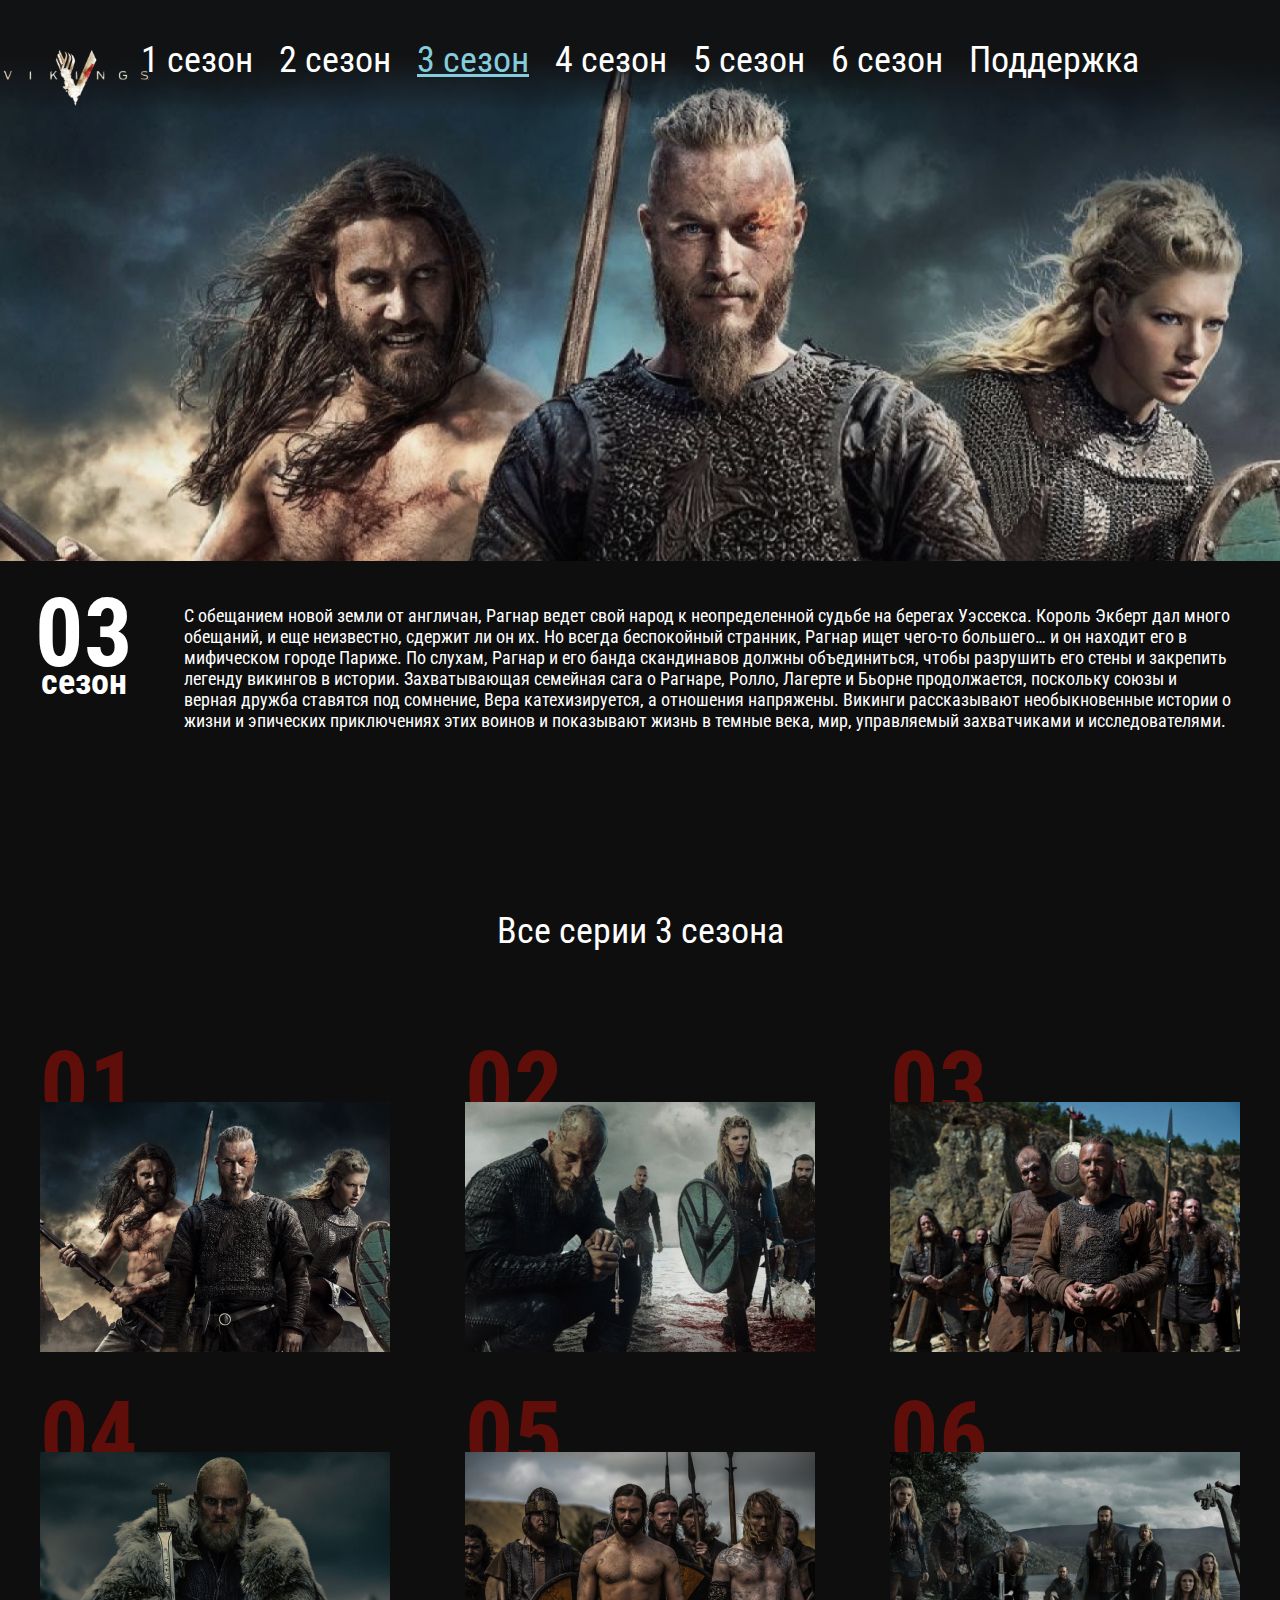
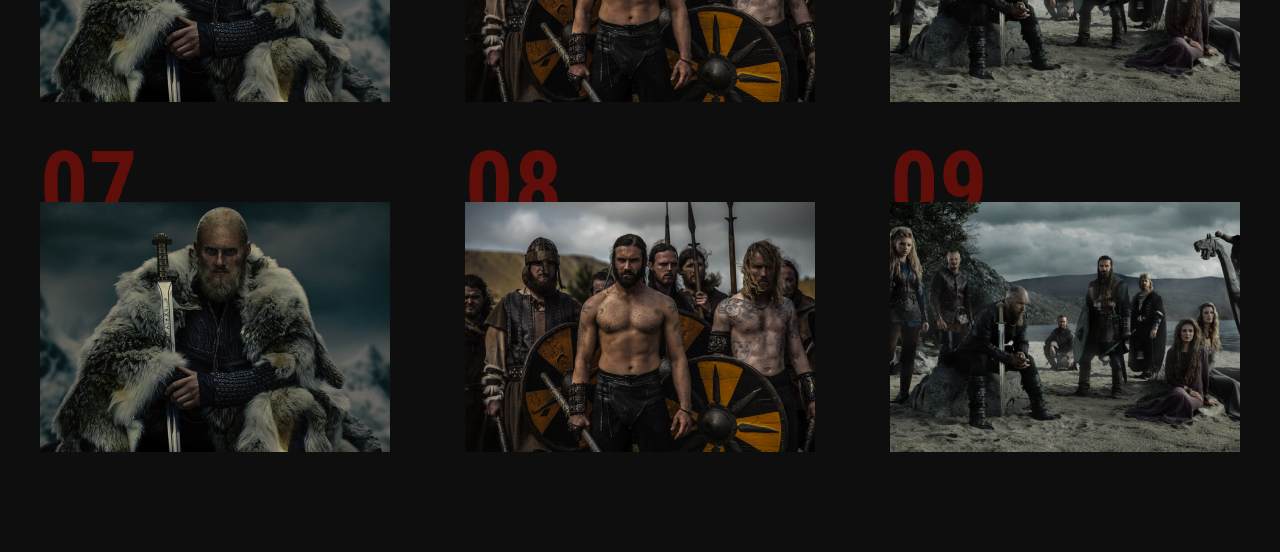
<file: sezon-3.html>
<!DOCTYPE html>
<html lang="ru">
<head>
  <meta charset="UTF-8">
  <meta name="viewport" content="width=device-width, initial-scale=1.0">
  <meta http-equiv="X-UA-Compatible" content="ie=edge">
  <title>Document</title>
  <link href="https://fonts.googleapis.com/css2?family=Roboto+Condensed:ital,wght@0,400;0,700;1,300&display=swap" rel="stylesheet"> 
  <link rel="stylesheet" href="css/reset.css">
  <link rel="stylesheet" href="css/slick.css">
  <link rel="stylesheet" href="css/jquery.fancybox.css">
  <link rel="stylesheet" href="css/style2.css">
</head>

<body>
<header class="page-header">
    <nav class="menu">
        <div class="menu__container">
            <a href="index.html" class="page-logo">
            <img src="images/logo2.svg" alt="">
        </a>
        <ul class="menu__list">
          
          <li class="menu__list-item">
            <a class="menu__list-link menu__list-link" href="sezon-1.html">1 сезон</a>
            </li>
        
            <li class="menu__list-item">
              <a class="menu__list-link" href="sezon-2.html">2 сезон</a>
          </li>
          
          <li class="menu__list-item">
            <a class="menu__list-link--active" href="sezon-3.html">3 сезон</a>
        </li>
        
        <li class="menu__list-item">
          <a class="menu__list-link" href="sezon-4.html">4 сезон</a>
        </li>
        
        <li class="menu__list-item">
          <a class="menu__list-link" href="sezon-5.html">5 сезон</a>
        </li>
        
        <li class="menu__list-item">
          <a class="menu__list-link" href="sezon-6.html">6 сезон</a>
        </li>

        <li class="menu__list-item">
          <a class="menu__list-link menu__list-link" href="podderzhka.html">Поддержка</a>
          </li>
        
        </ul>
        </div>

        
          </nav>
          <div class="season-info">
              <div class="season-info__num">
                  03
                  <span>сeзон</span>
              </div>
              <div class="div season-info__text">
                  <p>С обещанием новой земли от англичан, Рагнар ведет свой народ к неопределенной судьбе на берегах Уэссекса. Король Экберт дал много обещаний, и еще неизвестно, сдержит ли он их. Но всегда беспокойный странник, Рагнар ищет чего-то большего… и он находит его в мифическом городе Париже. По слухам, Рагнар и его банда скандинавов должны объединиться, чтобы разрушить его стены и закрепить легенду викингов в истории.

                    Захватывающая семейная сага о Рагнаре, Ролло, Лагерте и Бьорне продолжается, поскольку союзы и верная дружба ставятся под сомнение, Вера катехизируется, а отношения напряжены. Викинги рассказывают необыкновенные истории о жизни и эпических приключениях этих воинов и показывают жизнь в темные века, мир, управляемый захватчиками и исследователями.
                </p>
             
            </div>
          </div>
</header>

<section class="seasons section-page">
    <div class="container">
    <h3 class="title"> 
    Все серии 3 сезона
    </h3>
    <ol class="seasons__inner">
      <li class="seasons__item" style="background-image: url('images/777.jpg');">
    <a data-fancybox="gallery" href="https://www.youtube.com/watch?v=8ICHLh-2iFo" class="seasons__link">Смотреть</a>
      </li> 
      
      <li class="seasons__item"  style="background-image: url('images/222.jpg');">
        <a data-fancybox="gallery" href="https://www.youtube.com/watch?v=8ICHLh-2iFo" class="seasons__link">Смотреть</a>
          </li>
    
          <li class="seasons__item" style="background-image: url('images/333.jpg');">
            <a data-fancybox="gallery" href="https://www.youtube.com/watch?v=8ICHLh-2iFo" class="seasons__link">Смотреть</a>
              </li>
    
              <li class="seasons__item" style="background-image: url('images/444.jpg');">
                <a data-fancybox="gallery" href="https://www.youtube.com/watch?v=8ICHLh-2iFo" class="seasons__link">Смотреть</a>
                  </li>
    
                  <li class="seasons__item" style="background-image: url('images/555.jpg');">
                    <a data-fancybox="gallery" href="https://www.youtube.com/watch?v=8ICHLh-2iFo" class="seasons__link">Смотреть</a>
                      </li>
    
                      <li class="seasons__item" style="background-image: url('images/666.jpg');">
                        <a data-fancybox="gallery" href="https://www.youtube.com/watch?v=8ICHLh-2iFo" class="seasons__link">Смотреть</a>
                          </li>

                          <li class="seasons__item" style="background-image: url('images/444.jpg');">
                            <a data-fancybox="gallery" href="https://www.youtube.com/watch?v=8ICHLh-2iFo" class="seasons__link">Смотреть</a>
                              </li>
                
                              <li class="seasons__item" style="background-image: url('images/555.jpg');">
                                <a data-fancybox="gallery" href="https://www.youtube.com/watch?v=8ICHLh-2iFo" class="seasons__link">Смотреть</a>
                                  </li>
                
                                  <li class="seasons__item" style="background-image: url('images/666.jpg');">
                                    <a data-fancybox="gallery" href="https://www.youtube.com/watch?v=8ICHLh-2iFo" class="seasons__link">Смотреть</a>
                                      </li>
    
    </ol>
    </div>
    </section>












    <script src="https://ajax.googleapis.com/ajax/libs/jquery/3.4.1/jquery.min.js"></script>
  <script src="js/slick.min.js"></script>
  <script src="js/jquery.fancybox.min.js"></script>
  <script src="js/main.js"></script>
</body>
</html>
</file>
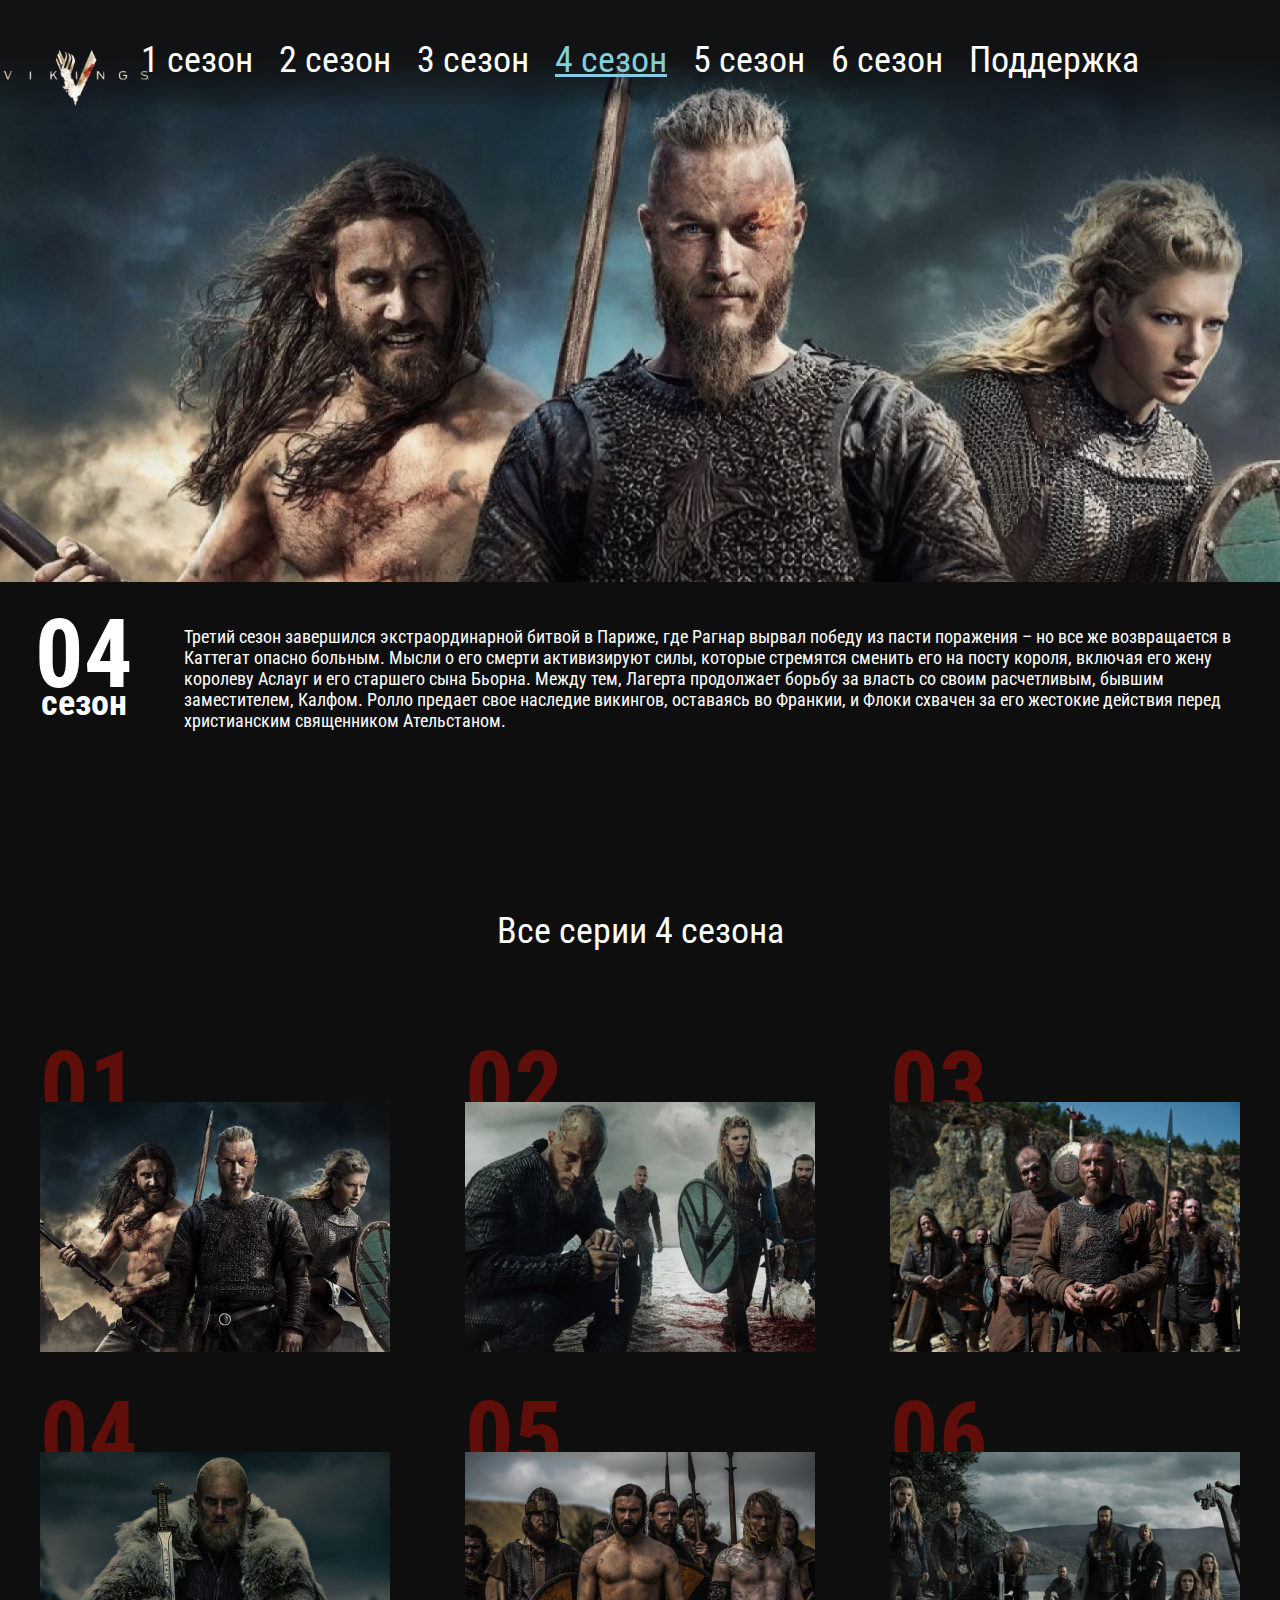
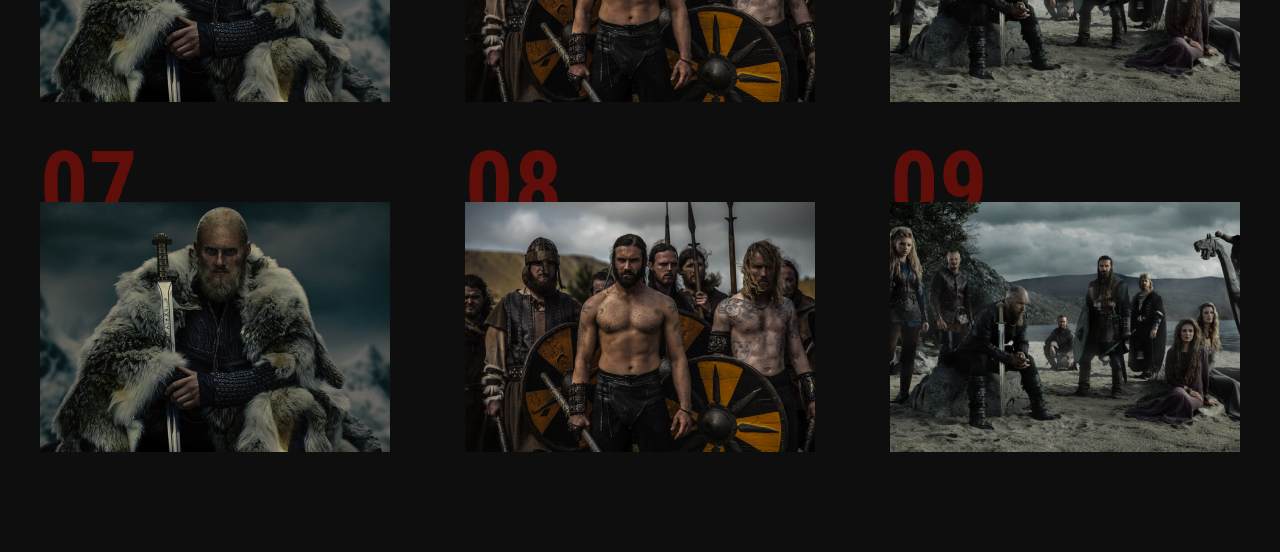
<file: sezon-4.html>
<!DOCTYPE html>
<html lang="ru">
<head>
  <meta charset="UTF-8">
  <meta name="viewport" content="width=device-width, initial-scale=1.0">
  <meta http-equiv="X-UA-Compatible" content="ie=edge">
  <title>Document</title>
  <link href="https://fonts.googleapis.com/css2?family=Roboto+Condensed:ital,wght@0,400;0,700;1,300&display=swap" rel="stylesheet"> 
  <link rel="stylesheet" href="css/reset.css">
  <link rel="stylesheet" href="css/slick.css">
  <link rel="stylesheet" href="css/jquery.fancybox.css">
  <link rel="stylesheet" href="css/style2.css">
</head>

<body>
<header class="page-header">
    <nav class="menu">
        <div class="menu__container">
            <a href="index.html" class="page-logo">
            <img src="images/logo2.svg" alt="">
        </a>
        <ul class="menu__list">
          
          <li class="menu__list-item">
            <a class="menu__list-link menu__list-link" href="sezon-1.html">1 сезон</a>
            </li>
        
            <li class="menu__list-item">
              <a class="menu__list-link" href="sezon-2.html">2 сезон</a>
          </li>
          
          <li class="menu__list-item">
            <a class="menu__list-link" href="sezon-3.html">3 сезон</a>
        </li>
        
        <li class="menu__list-item">
          <a class="menu__list-link--active" href="sezon-4.html">4 сезон</a>
        </li>
        
        <li class="menu__list-item">
          <a class="menu__list-link" href="sezon-5.html">5 сезон</a>
        </li>
        
        <li class="menu__list-item">
          <a class="menu__list-link" href="sezon-6.html">6 сезон</a>
        </li>

        <li class="menu__list-item">
          <a class="menu__list-link menu__list-link" href="podderzhka.html">Поддержка</a>
          </li>
        
        </ul>
        </div>

        
          </nav>
          <div class="season-info">
              <div class="season-info__num">
                  04
                  <span>сeзон</span>
              </div>
              <div class="div season-info__text">
<p>Третий сезон завершился экстраординарной битвой в Париже, где Рагнар вырвал победу из пасти поражения – но все же возвращается в 
  Каттегат опасно больным. Мысли о его смерти активизируют силы, которые стремятся сменить его на посту короля, включая его жену королеву Аслауг и его 
  старшего сына Бьорна. Между тем, Лагерта продолжает борьбу за власть со своим расчетливым, бывшим заместителем, Калфом. Ролло предает свое наследие викингов, 
  оставаясь во Франкии, и Флоки схвачен за его жестокие действия перед христианским священником Ательстаном.                </p>
             
            </div>
          </div>
</header>

<section class="seasons section-page">
    <div class="container">
    <h3 class="title"> 
    Все серии 4 сезона
    </h3>
    <ol class="seasons__inner">
      <li class="seasons__item" style="background-image: url('images/777.jpg');">
    <a data-fancybox="gallery" href="https://www.youtube.com/watch?v=8ICHLh-2iFo" class="seasons__link">Смотреть</a>
      </li> 
      
      <li class="seasons__item"  style="background-image: url('images/222.jpg');">
        <a data-fancybox="gallery" href="https://www.youtube.com/watch?v=8ICHLh-2iFo" class="seasons__link">Смотреть</a>
          </li>
    
          <li class="seasons__item" style="background-image: url('images/333.jpg');">
            <a data-fancybox="gallery" href="https://www.youtube.com/watch?v=8ICHLh-2iFo" class="seasons__link">Смотреть</a>
              </li>
    
              <li class="seasons__item" style="background-image: url('images/444.jpg');">
                <a data-fancybox="gallery" href="https://www.youtube.com/watch?v=8ICHLh-2iFo" class="seasons__link">Смотреть</a>
                  </li>
    
                  <li class="seasons__item" style="background-image: url('images/555.jpg');">
                    <a data-fancybox="gallery" href="https://www.youtube.com/watch?v=8ICHLh-2iFo" class="seasons__link">Смотреть</a>
                      </li>
    
                      <li class="seasons__item" style="background-image: url('images/666.jpg');">
                        <a data-fancybox="gallery" href="https://www.youtube.com/watch?v=8ICHLh-2iFo" class="seasons__link">Смотреть</a>
                          </li>

                          <li class="seasons__item" style="background-image: url('images/444.jpg');">
                            <a data-fancybox="gallery" href="https://www.youtube.com/watch?v=8ICHLh-2iFo" class="seasons__link">Смотреть</a>
                              </li>
                
                              <li class="seasons__item" style="background-image: url('images/555.jpg');">
                                <a data-fancybox="gallery" href="https://www.youtube.com/watch?v=8ICHLh-2iFo" class="seasons__link">Смотреть</a>
                                  </li>
                
                                  <li class="seasons__item" style="background-image: url('images/666.jpg');">
                                    <a data-fancybox="gallery" href="https://www.youtube.com/watch?v=8ICHLh-2iFo" class="seasons__link">Смотреть</a>
                                      </li>
    
    </ol>
    </div>
    </section>












    <script src="https://ajax.googleapis.com/ajax/libs/jquery/3.4.1/jquery.min.js"></script>
  <script src="js/slick.min.js"></script>
  <script src="js/jquery.fancybox.min.js"></script>
  <script src="js/main.js"></script>
</body>
</html>
</file>
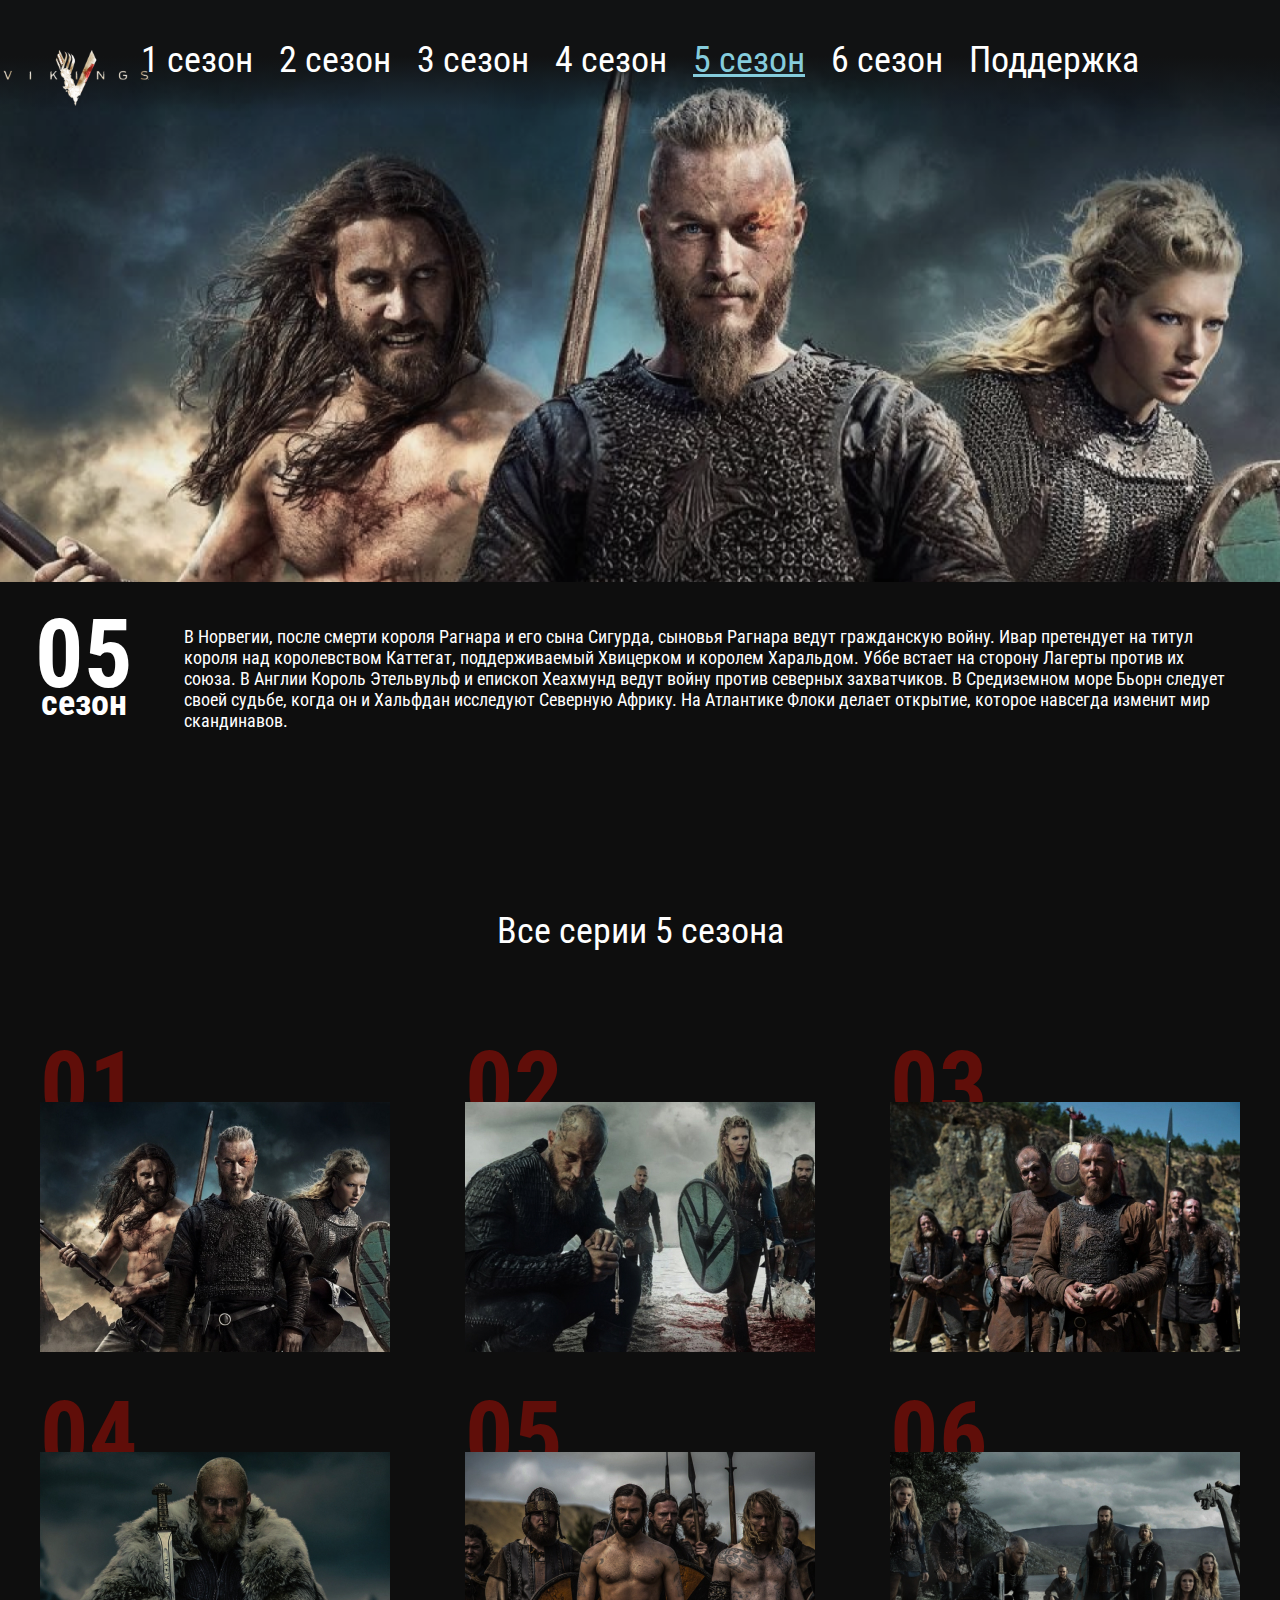
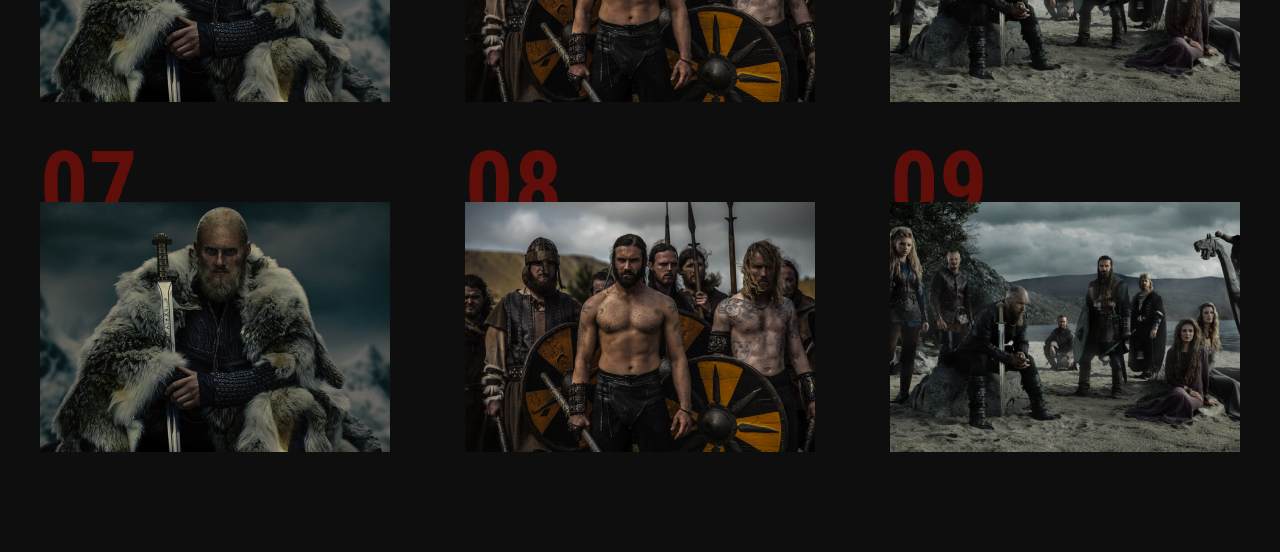
<file: sezon-5.html>
<!DOCTYPE html>
<html lang="ru">
<head>
  <meta charset="UTF-8">
  <meta name="viewport" content="width=device-width, initial-scale=1.0">
  <meta http-equiv="X-UA-Compatible" content="ie=edge">
  <title>Document</title>
  <link href="https://fonts.googleapis.com/css2?family=Roboto+Condensed:ital,wght@0,400;0,700;1,300&display=swap" rel="stylesheet"> 
  <link rel="stylesheet" href="css/reset.css">
  <link rel="stylesheet" href="css/slick.css">
  <link rel="stylesheet" href="css/jquery.fancybox.css">
  <link rel="stylesheet" href="css/style2.css">
</head>

<body>
<header class="page-header">
    <nav class="menu">
        <div class="menu__container">
            <a href="index.html" class="page-logo">
            <img src="images/logo2.svg" alt="">
        </a>
        <ul class="menu__list">
          
          <li class="menu__list-item">
            <a class="menu__list-link menu__list-link" href="sezon-1.html">1 сезон</a>
            </li>
        
            <li class="menu__list-item">
              <a class="menu__list-link" href="sezon-2.html">2 сезон</a>
          </li>
          
          <li class="menu__list-item">
            <a class="menu__list-link" href="sezon-3.html">3 сезон</a>
        </li>
        
        <li class="menu__list-item">
          <a class="menu__list-link" href="sezon-4.html">4 сезон</a>
        </li>
        
        <li class="menu__list-item">
          <a class="menu__list-link--active" href="sezon-5.html">5 сезон</a>
        </li>
        
        <li class="menu__list-item">
          <a class="menu__list-link" href="sezon-6.html">6 сезон</a>
        </li>

        <li class="menu__list-item">
          <a class="menu__list-link menu__list-link" href="podderzhka.html">Поддержка</a>
          </li>
        
        </ul>
        </div>

        
          </nav>
          <div class="season-info">
              <div class="season-info__num">
                  05
                  <span>сeзон</span>
              </div>
              <div class="div season-info__text">
<p>В Норвегии, после смерти короля Рагнара и его сына Сигурда, сыновья Рагнара ведут гражданскую войну. 
  Ивар претендует на титул короля над королевством Каттегат, поддерживаемый Хвицерком и королем Харальдом. 
  Уббе встает на сторону Лагерты против их союза. В Англии Король Этельвульф и епископ Хеахмунд ведут войну против северных захватчиков. 
  В Средиземном море Бьорн следует своей судьбе, когда он и Хальфдан исследуют Северную Африку. 
  На Атлантике Флоки делает открытие, которое навсегда изменит мир скандинавов.                </p>
             
            </div>
          </div>
</header>

<section class="seasons section-page">
    <div class="container">
    <h3 class="title"> 
    Все серии 5 сезона
    </h3>
    <ol class="seasons__inner">
      <li class="seasons__item" style="background-image: url('images/777.jpg');">
    <a data-fancybox="gallery" href="https://www.youtube.com/watch?v=8ICHLh-2iFo" class="seasons__link">Смотреть</a>
      </li> 
      
      <li class="seasons__item"  style="background-image: url('images/222.jpg');">
        <a data-fancybox="gallery" href="https://www.youtube.com/watch?v=8ICHLh-2iFo" class="seasons__link">Смотреть</a>
          </li>
    
          <li class="seasons__item" style="background-image: url('images/333.jpg');">
            <a data-fancybox="gallery" href="https://www.youtube.com/watch?v=8ICHLh-2iFo" class="seasons__link">Смотреть</a>
              </li>
    
              <li class="seasons__item" style="background-image: url('images/444.jpg');">
                <a data-fancybox="gallery" href="https://www.youtube.com/watch?v=8ICHLh-2iFo" class="seasons__link">Смотреть</a>
                  </li>
    
                  <li class="seasons__item" style="background-image: url('images/555.jpg');">
                    <a data-fancybox="gallery" href="https://www.youtube.com/watch?v=8ICHLh-2iFo" class="seasons__link">Смотреть</a>
                      </li>
    
                      <li class="seasons__item" style="background-image: url('images/666.jpg');">
                        <a data-fancybox="gallery" href="https://www.youtube.com/watch?v=8ICHLh-2iFo" class="seasons__link">Смотреть</a>
                          </li>

                          <li class="seasons__item" style="background-image: url('images/444.jpg');">
                            <a data-fancybox="gallery" href="https://www.youtube.com/watch?v=8ICHLh-2iFo" class="seasons__link">Смотреть</a>
                              </li>
                
                              <li class="seasons__item" style="background-image: url('images/555.jpg');">
                                <a data-fancybox="gallery" href="https://www.youtube.com/watch?v=8ICHLh-2iFo" class="seasons__link">Смотреть</a>
                                  </li>
                
                                  <li class="seasons__item" style="background-image: url('images/666.jpg');">
                                    <a data-fancybox="gallery" href="https://www.youtube.com/watch?v=8ICHLh-2iFo" class="seasons__link">Смотреть</a>
                                      </li>
    
    </ol>
    </div>
    </section>












    <script src="https://ajax.googleapis.com/ajax/libs/jquery/3.4.1/jquery.min.js"></script>
  <script src="js/slick.min.js"></script>
  <script src="js/jquery.fancybox.min.js"></script>
  <script src="js/main.js"></script>
</body>
</html>
</file>
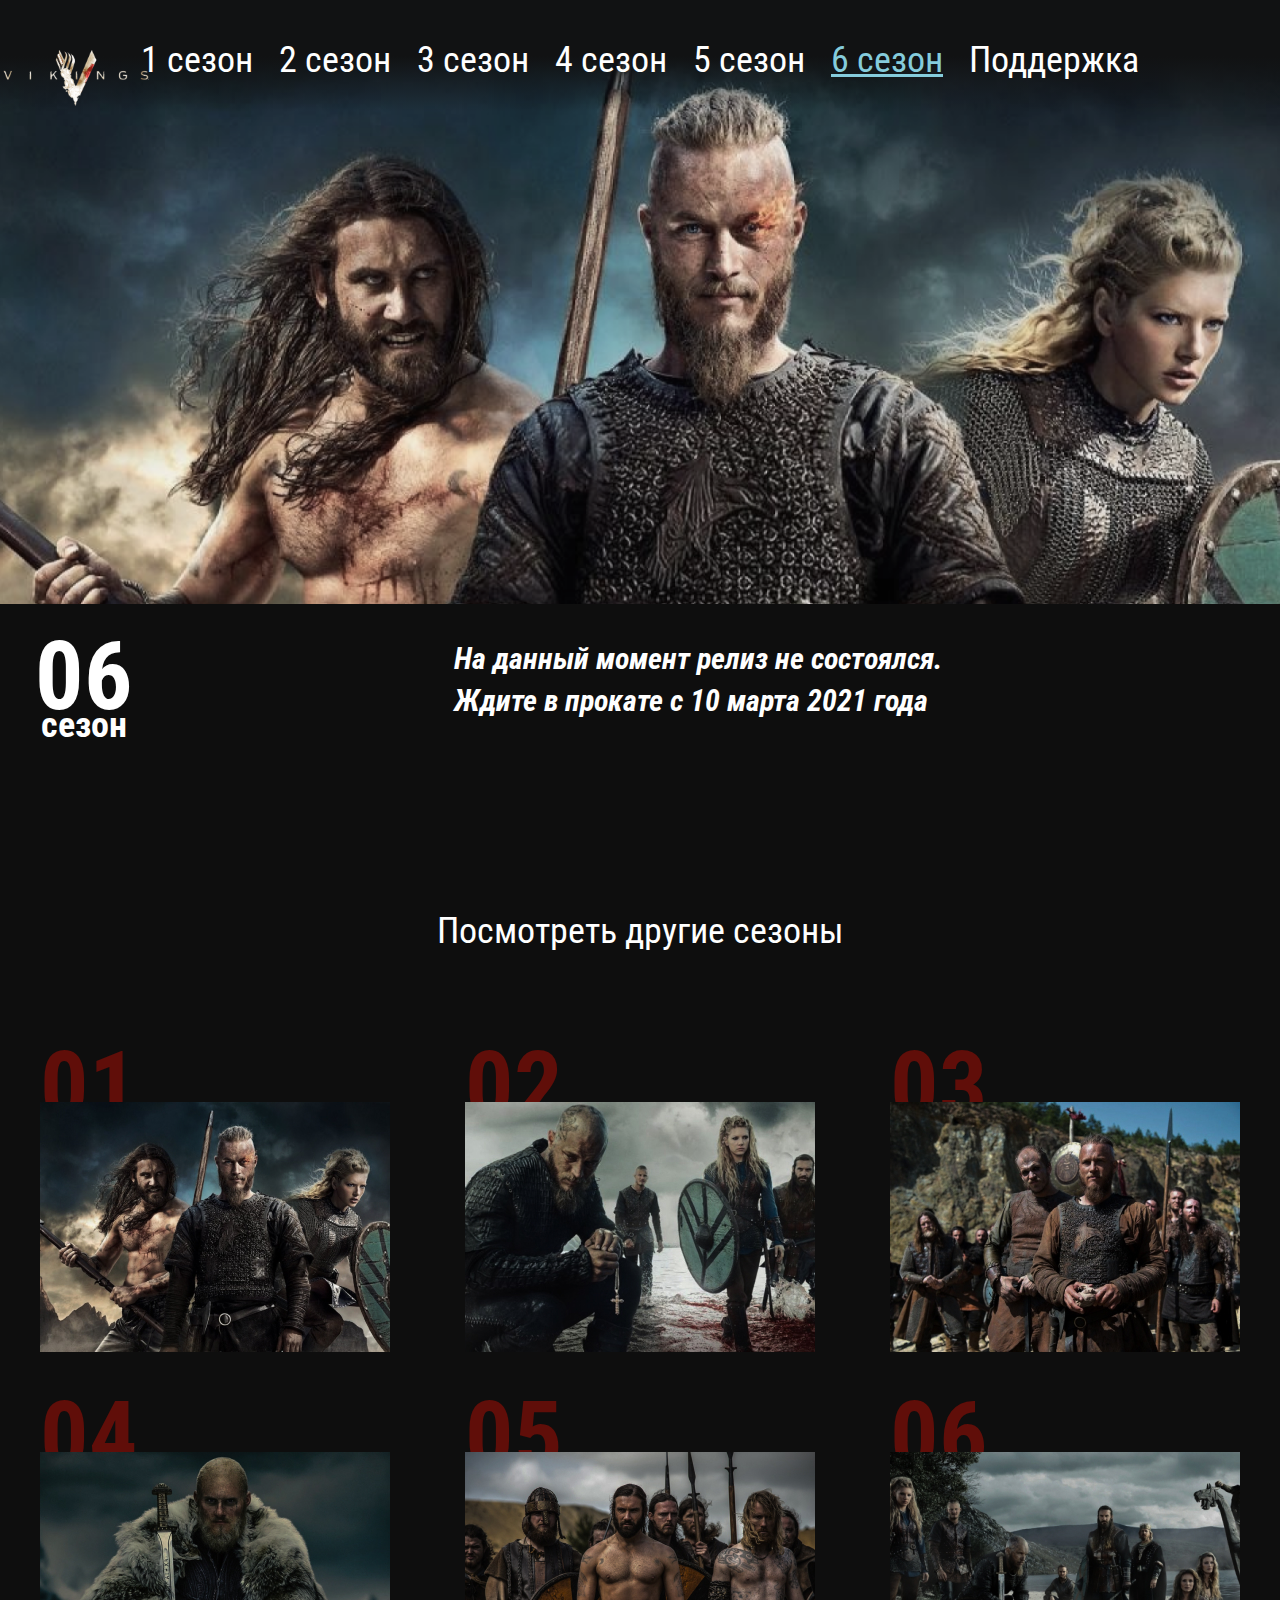
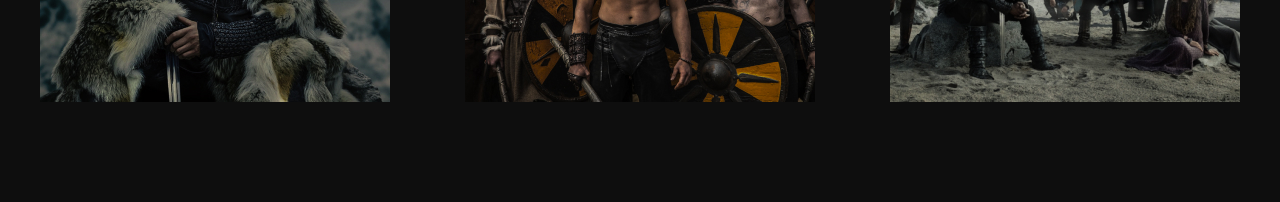
<file: sezon-6.html>
<!DOCTYPE html>
<html lang="ru">
<head>
  <meta charset="UTF-8">
  <meta name="viewport" content="width=device-width, initial-scale=1.0">
  <meta http-equiv="X-UA-Compatible" content="ie=edge">
  <title>Document</title>
  <link href="https://fonts.googleapis.com/css2?family=Roboto+Condensed:ital,wght@0,400;0,700;1,300&display=swap" rel="stylesheet"> 
  <link rel="stylesheet" href="css/reset.css">
  <link rel="stylesheet" href="css/slick.css">
  <link rel="stylesheet" href="css/jquery.fancybox.css">
  <link rel="stylesheet" href="css/style2.css">
</head>

<body>
<header class="page-header">
    <nav class="menu">
        <div class="menu__container">
            <a href="index.html" class="page-logo">
            <img src="images/logo2.svg" alt="">
        </a>
        <ul class="menu__list">
          
          <li class="menu__list-item">
            <a class="menu__list-link menu__list-link" href="sezon-1.html">1 сезон</a>
            </li>
        
            <li class="menu__list-item">
              <a class="menu__list-link" href="sezon-2.html">2 сезон</a>
          </li>
          
          <li class="menu__list-item">
            <a class="menu__list-link" href="sezon-3.html">3 сезон</a>
        </li>
        
        <li class="menu__list-item">
          <a class="menu__list-link" href="sezon-4.html">4 сезон</a>
        </li>
        
        <li class="menu__list-item">
          <a class="menu__list-link" href="sezon-5.html">5 сезон</a>
        </li>
        
        <li class="menu__list-item">
          <a class="menu__list-link--active" href="sezon-6.html">6 сезон</a>
        </li>

        <li class="menu__list-item">
          <a class="menu__list-link menu__list-link" href="podderzhka.html">Поддержка</a>
          </li>
        
        </ul>
        </div>

        
          </nav>
          <div class="season-info">
              <div class="season-info__num">
                  06
                  <span>сeзон</span>
              </div>
              <div class="div season-info__text__noavailible">
<p>На данный момент релиз не состоялся.                </p>
<p><br></p>
<p>Ждите в прокате с 10 марта 2021 года</p>
             
            </div>
          </div>
</header>

<section class="seasons section-page">
    <div class="container">
    <h3 class="title"> 
    Посмотреть другие сезоны
    </h3>
    <ol class="seasons__inner">
      <li class="seasons__item" style="background-image: url('images/777.jpg');">
    <a href="sezon-1.html" class="seasons__link">Смотреть</a>
      </li> 
      
      <li class="seasons__item"  style="background-image: url('images/222.jpg');">
        <a href="sezon-2.html" class="seasons__link">Смотреть</a>
          </li>
    
          <li class="seasons__item" style="background-image: url('images/333.jpg');">
            <a href="sezon-3.html" class="seasons__link">Смотреть</a>
              </li>
    
              <li class="seasons__item" style="background-image: url('images/444.jpg');">
                <a href="sezon-4.html" class="seasons__link">Смотреть</a>
                  </li>
    
                  <li class="seasons__item" style="background-image: url('images/555.jpg');">
                    <a href="sezon-5.html" class="seasons__link">Смотреть</a>
                      </li>
    
                      <li class="seasons__item" style="background-image: url('images/666.jpg');">
                        <a href="sezon-6.html" class="seasons__link">Смотреть</a>
                          </li>
    
    </ol>
    </div>
    </section>












    <script src="https://ajax.googleapis.com/ajax/libs/jquery/3.4.1/jquery.min.js"></script>
  <script src="js/slick.min.js"></script>
  <script src="js/jquery.fancybox.min.js"></script>
  <script src="js/main.js"></script>
</body>
</html>
</file>
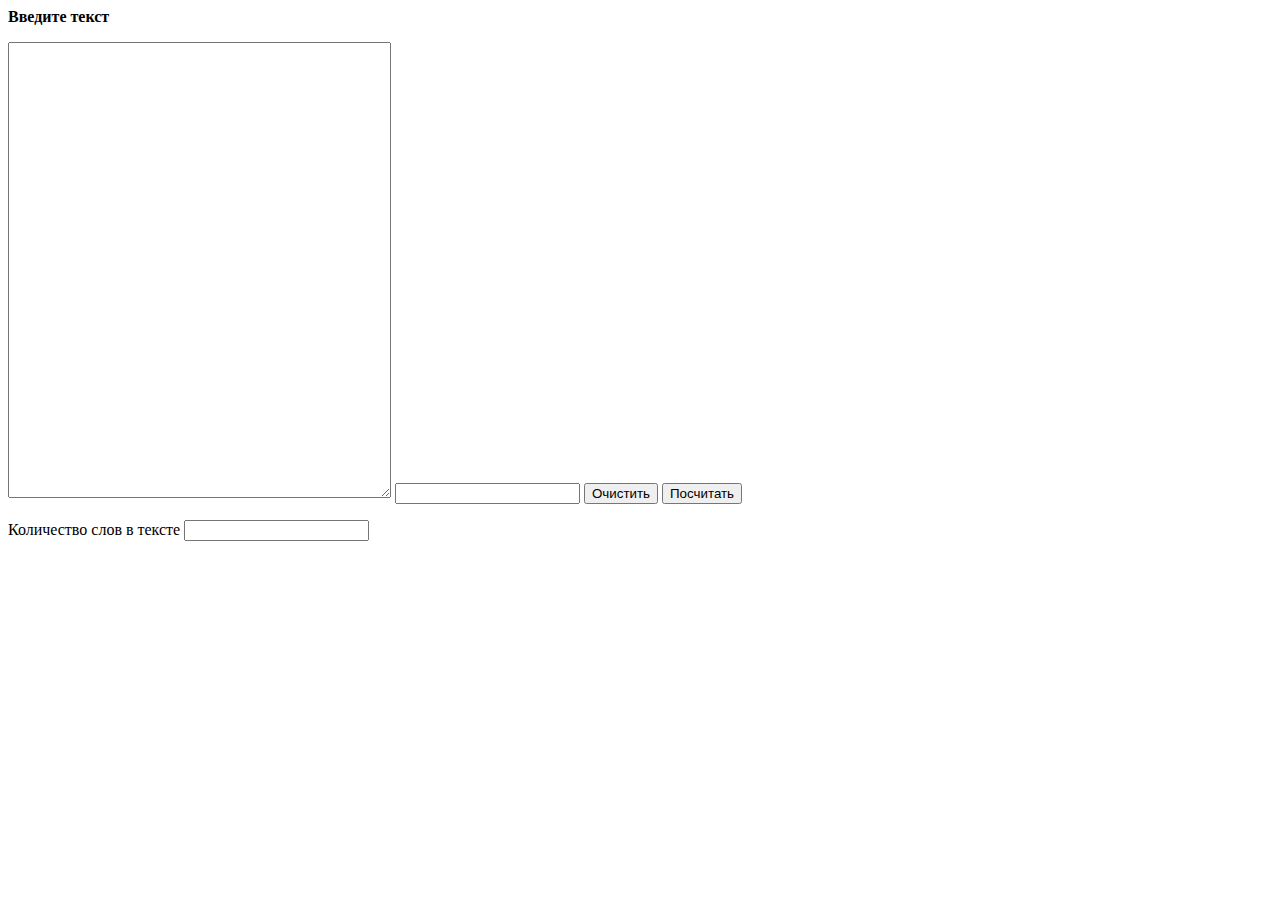
<file: js/js KURSACH.html>
<HTML>

    <HEAD>
  
     <TITLE> Лабораторная работа 15</TITLE>
  
     <form name="form">
        <p><b>Введите текст</b></p>
        <textarea rows="30" cols="45" name="text"></textarea>
        <input type="text" name="texto" id="texto">
        <input type="button" id="clear" value="Очистить" onclick="clean()">

        
       
            <input type="button" id="texty" value="Посчитать" onclick="countWord()">
           <p>Количество слов в тексте <input type="text" name="textoy" id="rez"></p>
      </form>


     <SCRIPT>
         function clean(){
            text.value="";
            location.reload(true);}
        function countWord(source,word) {
        var source=document.form.text.value;
         var word=document.form.texto.value;
         var el = document.getElementById('rez');
    if(!word)
    rez.value=0;
    var res = 0, index = 0;
    while((index = source.indexOf(word)) >= 0) {
        source = source.substring(index + word.length);  
        res++;}
    rez.value=res;}
       </SCRIPT>
  
    </HEAD>
  
    <BODY>
  
   </BODY>
  
  </HTML>
</file>
<file: css/style2.css>
*{
    box-sizing: border-box;
}

body{
    background-color: #0E0E0E;
    color:#ffffff;
    font-weight: 400;
    font-family: 'Roboto Condensed', sans-serif;
    line-height: 21px;
    font-size: 18px;
}

a{
    color:inherit;
    text-decoration: none;
}
ul{
    list-style: none;
}



.header{
background-image: url('../images/2.jpg');
height: 100vh;
background-repeat: no-repeat;
background-size: cover;
background-position: center 50px;
text-align: center;
position: relative;
}
.header::after{
content: '';
position: absolute;
height: 70px;
bottom: 0;
left: 0;
width: 100%;
background: linear-gradient(180deg, #0E0E0E 0%, rgba(17, 17, 17, 0.850295) 16.53%, rgba(32, 31, 33, 0) 100%);
transform: rotate(180deg);


}

.container{
max-width: 1220px;
padding: 0 10px;
margin: 0 auto;
}
.menu{
    
    padding: 50px 0 58px ;
background: linear-gradient(180deg, #111213 0%, #111213 43.62%, rgba(32, 31, 33, 0) 86.33%);

}

.menu__list{
display: flex;
justify-content: center;



}

.menu__list-item{
font-size: 36px;
padding: 0 13px;

}
.menu__list-link:hover,
.menu__list-link--active{
color: #85CCDC;
text-decoration: underline;

}
.logo{

    padding-top: 178px;
}
.title{
text-align: center;
margin-bottom: 100px;
font-size: 36px;
line-height: 42px;
font-weight: 400;

}
.section-page{
    padding: 100px 0;
}
.about__inner{

    display: flex;
}
.about__info{
width: 375px;
margin-right: 50px;
flex: none;

}
.about__info-item{
    margin-bottom: 25px;
   color: #E5E5E5;
}


.about__info-item span{
    display: block;
}

.about__text p{
margin-bottom: 25px;

}
.video{
    background-image: url('../images/video-bgh.jpg');
    height: 100vh;
    background-size: cover;
    background-position: center center;
    background-repeat: no-repeat;
     text-align: right;
}
.video__text{

   
color: #85CCDC;
font-style: italic;
font-weight: 300;
font-size: 72px;
line-height: 84px;
padding-top: 444px;
margin-bottom: 40px;

}
.video__text span{
padding-right: 285px; 
    display: block;
}
.video__btn{
   padding-left: 112px;
   position: relative;
   margin-right: 230px;
   top:-40px;
    
}
.video__btn::before{
    content: '';
    position: absolute;
    width: 100px;
    height: 100px;
    left: 0;
    top:-40px;
    background-image: url('../images/lg.svg');
}

.seasons__inner{
display: grid;
grid-template-columns: 1fr 1fr 1fr;
grid-gap: 100px 75px;
counter-reset: number;
padding-top: 50px;
}
.seasons__item{
width: 350px;
height: 250px;

background-repeat: no-repeat;
background-position: center center;
background-size: cover;
list-style: none;
position: relative;
display: flex;
justify-content: center;
align-items: center;

}.seasons__item:hover .seasons__link{
    opacity: 1;
}


.seasons__item::before{
content: '0' counter(number);
counter-increment: number;
position: absolute;
font-weight: bold;
font-size: 96px;
line-height: 112px;
color: #600e09;
left: 0;
top: -72px;
z-index: -1;
}
.seasons__item:hover::after{

    content: '';
    position: absolute;
    top: 0;
    left: 0;
    right: 0;
    bottom: 0;
    background: rgba(14,14,14,0.8);
}

.seasons__link{
    font-size: 36px;
    line-height: 42px;
    padding: 12px 78px 11px;
    background-color: #0e0e0e;
opacity: 0;
transition:all .3s;
z-index: 2;
}

.heroes__inner
{
display: flex;
justify-content: space-between;


}

.heroes__slider-img{

    max-width: 775px;

}

.heroes__slider-text{
    max-width: 350px;

}

.heroes__name{
font-family: Roboto Condensed;
    font-style: italic;
    font-weight: 300;
    font-size: 72px;
    line-height: 84px;
    
    color: #85CCDC;
    margin-bottom: 44px;

}

.slick-btn{
    position: absolute;
    top: 50%;
    transform: translateY(-50%);
    border: none;
    background-color: transparent;
    z-index: 5;
    cursor: pointer;
    outline: none;

}
.slick-prev{
left: 38px;
}

.slick-next{

right: 38px;
}

.heroes__text p{
    
margin-bottom: 15px;
}
.copy{
padding: 14px 0 15px;
text-align: center;

}

/*season-1*/
 
.page-header{

    background-image: url('../images/header2.png');
    background-position: center center;
    background-repeat: no-repeat;
    background-size: cover;
    height: 90vh;
    position: relative;
}
.menu__container{
    max-width: 1385px;
    margin: 0 auto;
    position: relative;
}


.page-logo{
    position: absolute;
    left: 0;
}

.season-info{
    position: absolute;
    max-width: 1385px;
    display: flex;
    padding:44px 47px 64px 35px;
    background-color: #0E0E0E;
    bottom: 0;
    left: 0;
    right: 0;
    margin: 0 auto;
}
.season-info__num{
font-weight: bold;
line-height: 56px;
font-size: 96px;
margin-right: 51px;
text-align: center;


}
.season-info__num span{
    display: block;
    font-size: 36px;
    line-height: 42px;
}

.season-info__text p{
margin-bottom: 15px;


}

.season-info__text__noavailible p{
margin-left: 270px;
font-size: 30px;
font-style: italic;
font-weight: bold;

}


/* end season-1*/
.pic img{

    margin-left: 500px;
    margin-top: -300px;
    width: 550px;
    height: 400px;
}

/* .fieldset__color{
    width:300px;	height: 400px; 
    background:#0e0e0e; 
    outline: 2px solid #600e09; 
    border: 3px solid #600e09; 
    border-radius: 5px; 
} */


.decor {
  position: relative;
  max-width: 400px;
  margin: 50px auto 0;
  display: block;
  background:#600e09;
  border-radius: 23px;
  margin-top: -120px;
}
.form-left-decoration,
.form-right-decoration {
  content: "";
  position: absolute;
  width: 50px;
  height: 20px;
  background: rgb(102, 100, 100);
  border-radius: 20px;
}
.form-left-decoration {
  bottom: 60px;
  left: -30px;
}
.form-right-decoration {
  top: 60px;
  right: -30px;
}
.form-left-decoration:before,
.form-left-decoration:after,
.form-right-decoration:before,
.form-right-decoration:after {
  content: "";
  position: absolute;
  width: 50px;
  height: 20px;
  border-radius: 30px;
  background: rgb(156, 151, 151);
}
.form-left-decoration:before {top: -20px;}
.form-left-decoration:after {
  top: 20px;
  left: 10px;
}
.form-right-decoration:before {
  top: -20px;
  right: 0;
}
.form-right-decoration:after {
  top: 20px;
  right: 10px;
}
.circle {
  position: absolute;
  bottom: 80px;
  left: -55px;
  width: 20px;
  height: 20px;
  border-radius: 50%;
  background: white;
}
.form-inner {padding: 50px;}
.form-inner input,
.form-inner textarea {
  display: block;
  width: 100%;
  padding: 0 20px;
  margin-bottom: 10px;
  background: #E9EFF6;
  line-height: 40px;
  border-width: 0;
  border-radius: 20px;
  font-family: 'Roboto', sans-serif;
}
.form-inner input[type="submit"] {
  margin-top: 30px;
  background: rgb(49, 45, 45);
  border-bottom: 4px solid rgb(43, 40, 43);
  color: white;
  font-size: 14px;
  cursor: pointer;
}

.form-inner input[type="reset"] {
  margin-top: 30px;
  background: rgb(49, 45, 45);
  border-bottom: 4px solid rgb(43, 40, 43);
  color: white;
  font-size: 14px;
  cursor: pointer;
}

.form-inner input[type="button"] {
  margin-top: 30px;
  background: rgb(49, 45, 45);
  border-bottom: 4px solid rgb(43, 40, 43);
  color: white;
  font-size: 14px;
  cursor: pointer;
}


.form-inner h3 {
  margin-bottom:12px;
  font-family: 'Roboto', sans-serif;
  font-weight: 500;
  font-size: 24px;
  color: #707981;
}

.rad > input{ /* HIDE RADIO */
    visibility: hidden; /* Makes input not-clickable */
    position: absolute; /* Remove input from document flow */
  }
  .rad > input + img{ /* IMAGE STYLES  Разместите изображение рядом с hidden radio, используя селектор Adjacent sibling selector+*/
    cursor:pointer;
    border:2px solid transparent;
  }
  .rad> input:checked + img{ /* (RADIO CHECKED) IMAGE STYLES */
    border:2px solid #f00;
  } 

  .logo__pod{

    margin-top: -80px;
  }

  .left__side{
    display: flex;
  }
  .right__side{
    display: flex;
  }

  .form__container{
    display: flex;
  }

  .left__side img{
    margin-top: -1150px;
  }

  .right__side img{
    margin-top: -1150px;
    margin-left:1010px ;
  }
</file>
